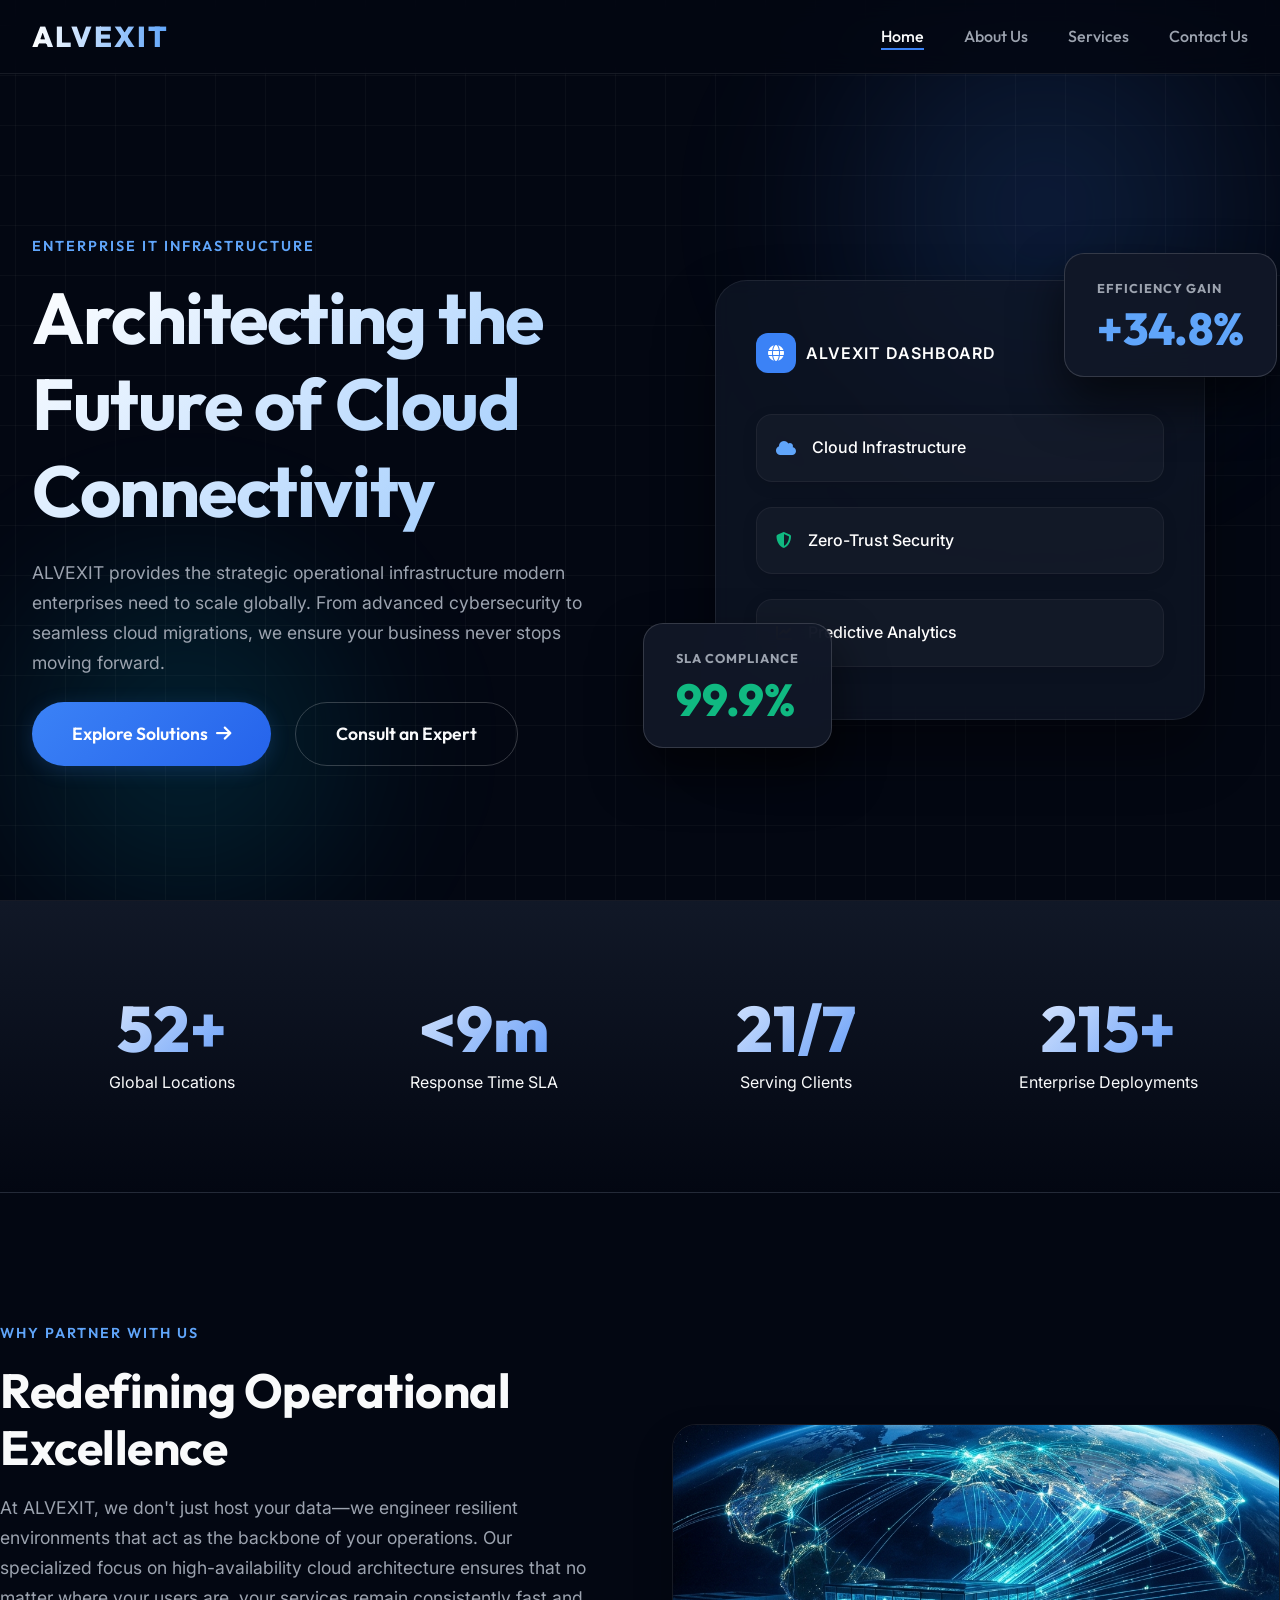
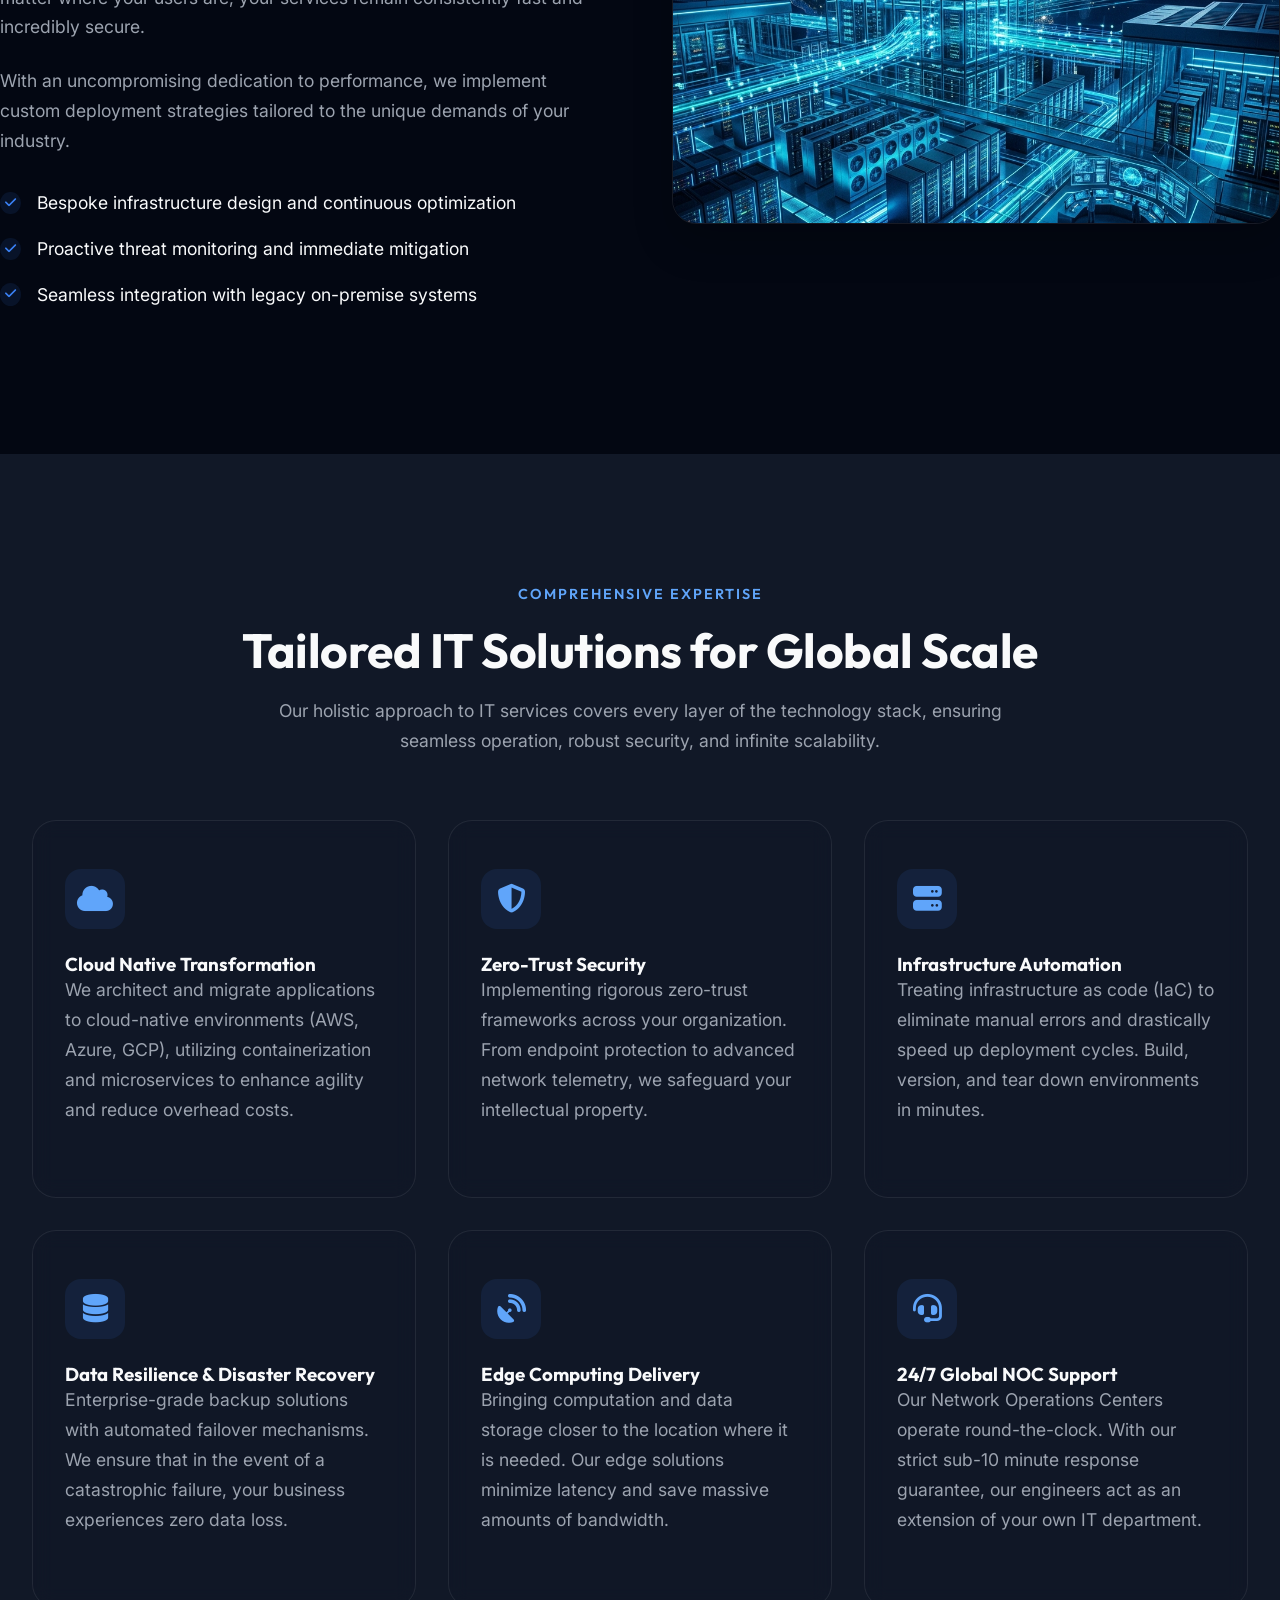
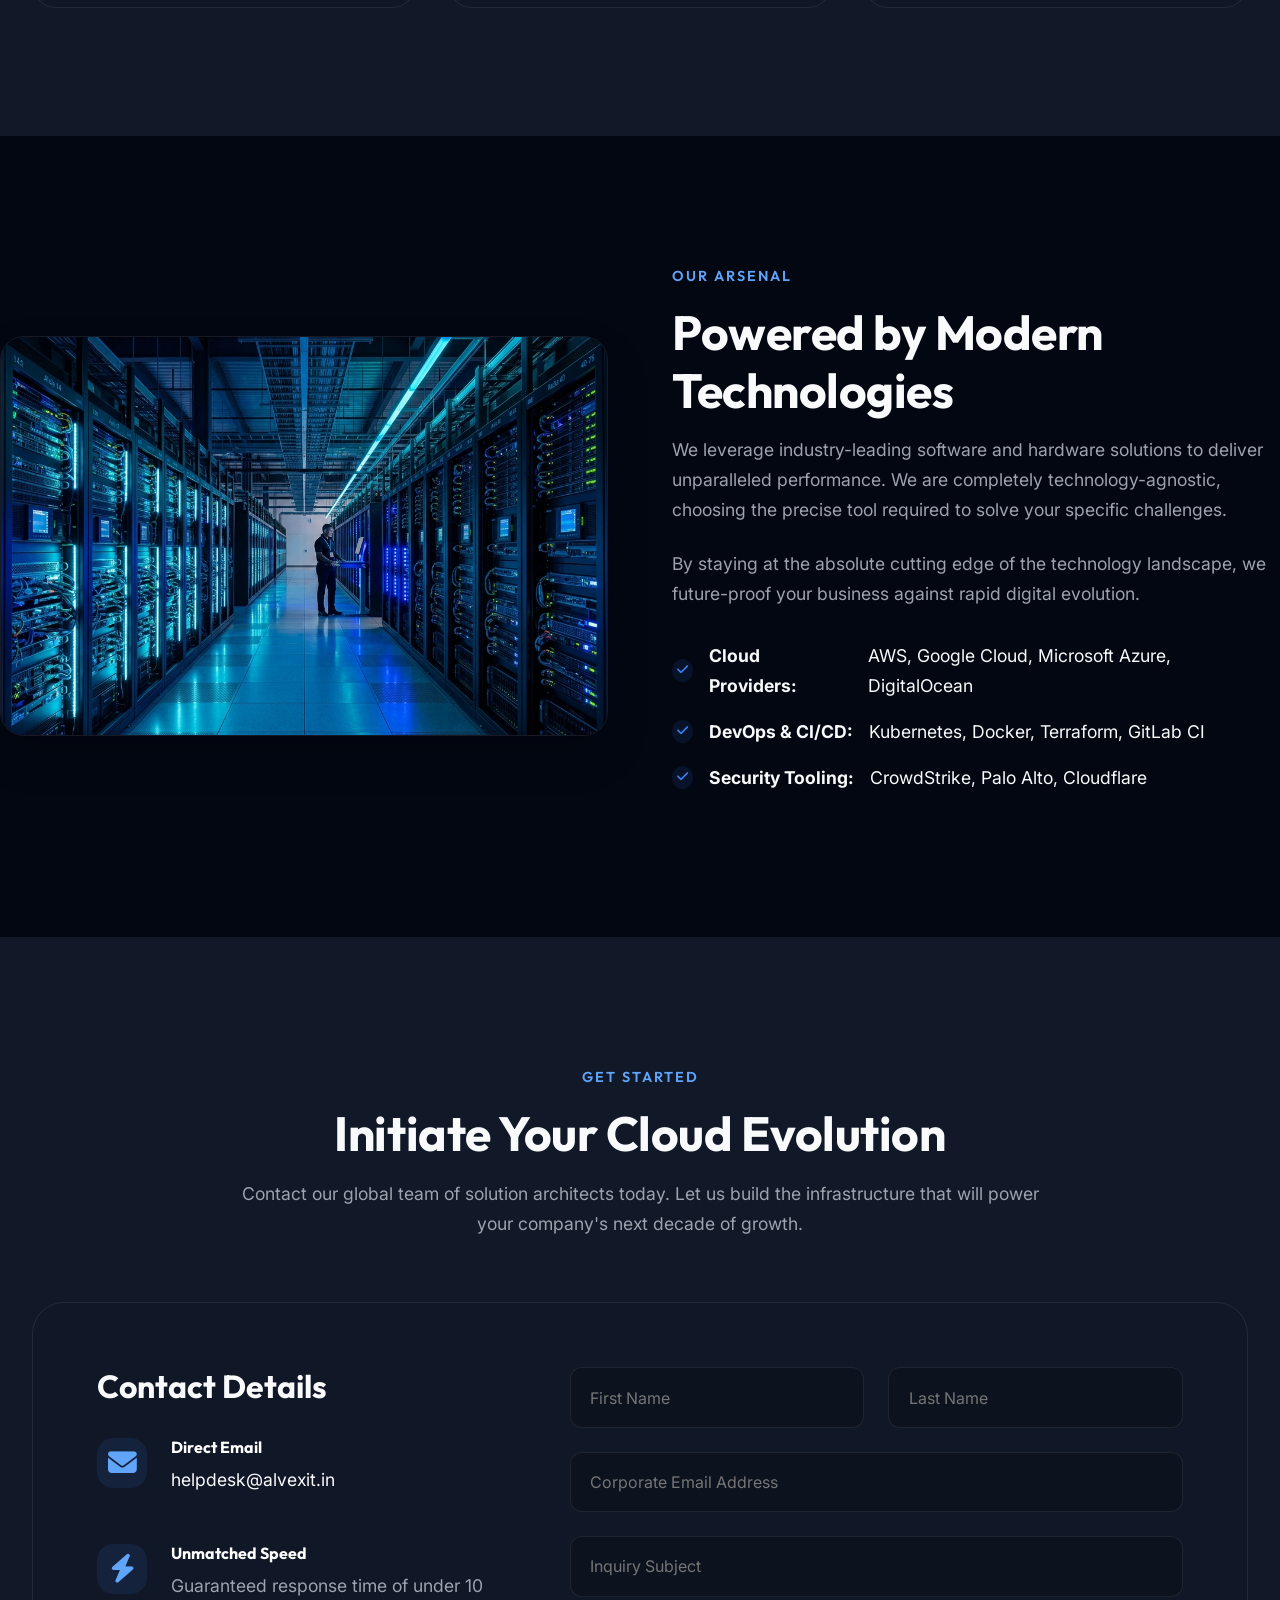
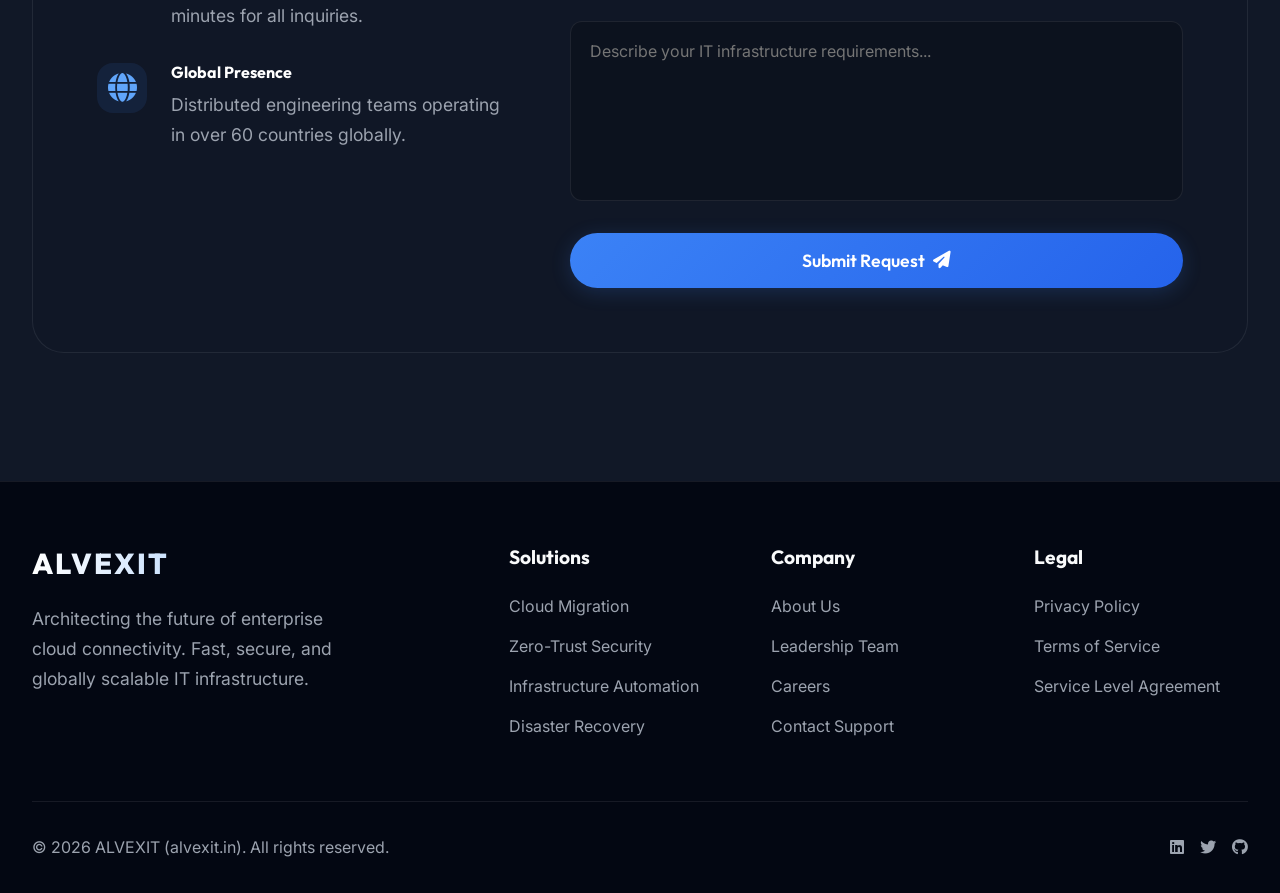
<file: index.html>
<!DOCTYPE html>
<html lang="en">
<head>
  <meta charset="UTF-8">
  <meta name="viewport" content="width=device-width, initial-scale=1.0">
  <title>ALVEXIT | Premium IT Cloud Solutions</title>
  <meta name="description" content="ALVEXIT provides premium IT Cloud Solutions. We are available in 60+ countries with a response time of less than 10 minutes.">
  <link rel="stylesheet" href="css/style.css">
  <link rel="stylesheet" href="https://cdnjs.cloudflare.com/ajax/libs/font-awesome/6.4.0/css/all.min.css">
</head>
<body>

  <!-- Navigation -->
  <header>
    <div class="container">
      <nav>
        <a href="index.html" class="logo-text">ALVEXIT</a>
        <div class="mobile-menu-btn">
          <div class="hamburger">
            <span></span>
            <span></span>
            <span></span>
          </div>
        </div>
        <ul class="nav-links">
          <li><a href="index.html" class="active">Home</a></li>
          <li><a href="about.html">About Us</a></li>
          <li><a href="services.html">Services</a></li>
          <li><a href="contact.html">Contact Us</a></li>
        </ul>
      </nav>
    </div>
  </header>

  <!-- Hero Section -->
  <section class="hero">
    <div class="container hero-grid reveal">
      <div class="hero-text">
        <span class="section-subtitle">Enterprise IT Infrastructure</span>
        <h1 style="text-align: left; background: linear-gradient(135deg, #ffffff 0%, #93c5fd 100%); -webkit-background-clip: text; -webkit-text-fill-color: transparent;">Architecting the Future of Cloud Connectivity</h1>
        <p style="margin-inline: 0; text-align: left;">ALVEXIT provides the strategic operational infrastructure modern enterprises need to scale globally. From advanced cybersecurity to seamless cloud migrations, we ensure your business never stops moving forward.</p>
        <div class="hero-btns" style="justify-content: flex-start;">
          <a href="#services" class="btn btn-primary">Explore Solutions <i class="fas fa-arrow-right"></i></a>
          <a href="contact.html" class="btn btn-outline">Consult an Expert</a>
        </div>
      </div>
      
      <div class="hero-visual">
        <div class="hero-main-card">
          <div style="display: flex; align-items: center; gap: 10px; margin-bottom: 1rem;">
            <div style="width:40px; height:40px; background:var(--accent-color); border-radius:12px; display:flex; align-items:center; justify-content:center;"><i class="fas fa-globe" style="color:#fff;"></i></div>
            <span style="font-weight:600; color:#fff; letter-spacing: 1px;">ALVEXIT DASHBOARD</span>
          </div>
          <div class="hmc-item">
            <i class="fas fa-cloud" style="color: var(--accent-light);"></i>
            <span style="color: white; font-weight: 500;">Cloud Infrastructure</span>
          </div>
          <div class="hmc-item">
            <i class="fas fa-shield-alt" style="color: #10b981;"></i>
            <span style="color: white; font-weight: 500;">Zero-Trust Security</span>
          </div>
          <div class="hmc-item">
            <i class="fas fa-chart-line" style="color: #f59e0b;"></i>
            <span style="color: white; font-weight: 500;">Predictive Analytics</span>
          </div>
        </div>
        
        <!-- Floating Animated Cards -->
        <div class="floating-card fc-top-right">
          <div class="fc-label">Efficiency Gain</div>
          <div class="fc-value">+34.8%</div>
        </div>
        
        <div class="floating-card fc-bottom-left">
          <div class="fc-label">SLA Compliance</div>
          <div class="fc-value" style="color: #10b981;">99.9%</div>
        </div>
      </div>
    </div>
  </section>

  <!-- Stats Section -->
  <section class="stats-section">
    <div class="container grid-4 reveal">
      <div class="stat-item">
        <div class="stat-number" data-target="60" data-suffix="+">0</div>
        <div class="stat-label">Global Locations</div>
      </div>
      <div class="stat-item">
        <div class="stat-number" data-target="10" data-prefix="<" data-suffix="m">0</div>
        <div class="stat-label">Response Time SLA</div>
      </div>
      <div class="stat-item">
        <div class="stat-number" data-target="24" data-suffix="/7">0</div>
        <div class="stat-label">Serving Clients</div>
      </div>
      <div class="stat-item">
        <div class="stat-number" data-target="250" data-suffix="+">0</div>
        <div class="stat-label">Enterprise Deployments</div>
      </div>
    </div>
  </section>

  <!-- About Overview Block -->
  <section class="section container">
    <div class="content-block reveal">
      <div>
        <span class="section-subtitle">Why Partner With Us</span>
        <h2>Redefining Operational Excellence</h2>
        <p>At ALVEXIT, we don't just host your data—we engineer resilient environments that act as the backbone of your operations. Our specialized focus on high-availability cloud architecture ensures that no matter where your users are, your services remain consistently fast and incredibly secure.</p>
        <p>With an uncompromising dedication to performance, we implement custom deployment strategies tailored to the unique demands of your industry.</p>
        <ul class="check-list">
          <li><i class="fas fa-check"></i> Bespoke infrastructure design and continuous optimization</li>
          <li><i class="fas fa-check"></i> Proactive threat monitoring and immediate mitigation</li>
          <li><i class="fas fa-check"></i> Seamless integration with legacy on-premise systems</li>
        </ul>
      </div>
      <img src="images/cloud.png" alt="Cloud Infrastructure Network" class="content-image">
    </div>
  </section>

  <!-- Services Grid -->
  <section id="services" class="section" style="background: var(--secondary-color);">
    <div class="container">
      <div class="section-header reveal">
        <span class="section-subtitle">Comprehensive Expertise</span>
        <h2>Tailored IT Solutions for Global Scale</h2>
        <p>Our holistic approach to IT services covers every layer of the technology stack, ensuring seamless operation, robust security, and infinite scalability.</p>
      </div>
      <div class="grid-3 reveal">
        <div class="card">
          <div class="card-icon"><i class="fas fa-cloud"></i></div>
          <h3>Cloud Native Transformation</h3>
          <p>We architect and migrate applications to cloud-native environments (AWS, Azure, GCP), utilizing containerization and microservices to enhance agility and reduce overhead costs.</p>
        </div>
        <div class="card">
          <div class="card-icon"><i class="fas fa-shield-halved"></i></div>
          <h3>Zero-Trust Security</h3>
          <p>Implementing rigorous zero-trust frameworks across your organization. From endpoint protection to advanced network telemetry, we safeguard your intellectual property.</p>
        </div>
        <div class="card">
          <div class="card-icon"><i class="fas fa-server"></i></div>
          <h3>Infrastructure Automation</h3>
          <p>Treating infrastructure as code (IaC) to eliminate manual errors and drastically speed up deployment cycles. Build, version, and tear down environments in minutes.</p>
        </div>
        <div class="card">
          <div class="card-icon"><i class="fas fa-database"></i></div>
          <h3>Data Resilience & Disaster Recovery</h3>
          <p>Enterprise-grade backup solutions with automated failover mechanisms. We ensure that in the event of a catastrophic failure, your business experiences zero data loss.</p>
        </div>
        <div class="card">
          <div class="card-icon"><i class="fas fa-satellite-dish"></i></div>
          <h3>Edge Computing Delivery</h3>
          <p>Bringing computation and data storage closer to the location where it is needed. Our edge solutions minimize latency and save massive amounts of bandwidth.</p>
        </div>
        <div class="card">
          <div class="card-icon"><i class="fas fa-headset"></i></div>
          <h3>24/7 Global NOC Support</h3>
          <p>Our Network Operations Centers operate round-the-clock. With our strict sub-10 minute response guarantee, our engineers act as an extension of your own IT department.</p>
        </div>
      </div>
    </div>
  </section>

  <!-- Technology Stack Block -->
  <section class="section container">
    <div class="content-block reverse reveal">
      <div>
        <span class="section-subtitle">Our Arsenal</span>
        <h2>Powered by Modern Technologies</h2>
        <p>We leverage industry-leading software and hardware solutions to deliver unparalleled performance. We are completely technology-agnostic, choosing the precise tool required to solve your specific challenges.</p>
        <p>By staying at the absolute cutting edge of the technology landscape, we future-proof your business against rapid digital evolution.</p>
        <ul class="check-list">
          <li><i class="fas fa-check"></i> <strong>Cloud Providers:</strong> AWS, Google Cloud, Microsoft Azure, DigitalOcean</li>
          <li><i class="fas fa-check"></i> <strong>DevOps & CI/CD:</strong> Kubernetes, Docker, Terraform, GitLab CI</li>
          <li><i class="fas fa-check"></i> <strong>Security Tooling:</strong> CrowdStrike, Palo Alto, Cloudflare</li>
        </ul>
      </div>
      <img src="images/server.png" alt="Modern Server Technology" class="content-image">
    </div>
  </section>

  <!-- Contact Section -->
  <section class="section" style="background: var(--secondary-color);">
    <div class="container reveal">
      <div class="section-header">
        <span class="section-subtitle">Get Started</span>
        <h2>Initiate Your Cloud Evolution</h2>
        <p>Contact our global team of solution architects today. Let us build the infrastructure that will power your company's next decade of growth.</p>
      </div>
      
      <div class="contact-wrapper">
        <div class="contact-info">
          <h3 style="margin-bottom: 2rem; font-size: 2rem;">Contact Details</h3>
          
          <div style="display: flex; gap: 1.5rem; margin-bottom: 2rem;">
            <div class="card-icon" style="width: 50px; height: 50px; flex-shrink: 0;"><i class="fas fa-envelope"></i></div>
            <div>
              <h4 style="color: white; margin-bottom: 0.5rem;">Direct Email</h4>
              <p style="margin: 0;"><a href="mailto:helpdesk@alvexit.in">helpdesk@alvexit.in</a></p>
            </div>
          </div>
          
          <div style="display: flex; gap: 1.5rem; margin-bottom: 2rem;">
            <div class="card-icon" style="width: 50px; height: 50px; flex-shrink: 0;"><i class="fas fa-bolt"></i></div>
            <div>
              <h4 style="color: white; margin-bottom: 0.5rem;">Unmatched Speed</h4>
              <p style="margin: 0;">Guaranteed response time of under 10 minutes for all inquiries.</p>
            </div>
          </div>
          
          <div style="display: flex; gap: 1.5rem;">
            <div class="card-icon" style="width: 50px; height: 50px; flex-shrink: 0;"><i class="fas fa-globe"></i></div>
            <div>
              <h4 style="color: white; margin-bottom: 0.5rem;">Global Presence</h4>
              <p style="margin: 0;">Distributed engineering teams operating in over 60 countries globally.</p>
            </div>
          </div>
        </div>
        
        <div>
          <form action="https://api.web3forms.com/submit" method="POST" class="contact-form">
            <input type="hidden" name="access_key" value="e456ef5e-51cb-4c87-86f7-a3630802ace1">
            <input type="hidden" name="subject" value="New Inquiry from ALVEXIT Home Page">
            
            <div style="display: grid; grid-template-columns: 1fr 1fr; gap: 1.5rem;">
              <input type="text" name="First Name" class="form-control" placeholder="First Name" required>
              <input type="text" name="Last Name" class="form-control" placeholder="Last Name" required>
            </div>
            <input type="email" name="Email" class="form-control" placeholder="Corporate Email Address" required>
            <input type="text" name="Subject" class="form-control" placeholder="Inquiry Subject" required>
            <textarea name="Message" class="form-control" placeholder="Describe your IT infrastructure requirements..." required></textarea>
            
            <!-- Optional: Redirect to a custom thank you page -->
            <input type="hidden" name="redirect" value="https://web3forms.com/success">
            
            <button type="submit" class="btn btn-primary" style="width: 100%;">Submit Request <i class="fas fa-paper-plane"></i></button>
          </form>
        </div>
      </div>
    </div>
  </section>

  <!-- Footer -->
  <footer>
    <div class="container">
      <div class="footer-grid">
        <div class="footer-col">
          <a href="index.html" class="logo-text" style="display: block; margin-bottom: 1.5rem;">ALVEXIT</a>
          <p style="max-width: 300px;">Architecting the future of enterprise cloud connectivity. Fast, secure, and globally scalable IT infrastructure.</p>
        </div>
        <div class="footer-col">
          <h4>Solutions</h4>
          <ul class="footer-links">
            <li><a href="services.html">Cloud Migration</a></li>
            <li><a href="services.html">Zero-Trust Security</a></li>
            <li><a href="services.html">Infrastructure Automation</a></li>
            <li><a href="services.html">Disaster Recovery</a></li>
          </ul>
        </div>
        <div class="footer-col">
          <h4>Company</h4>
          <ul class="footer-links">
            <li><a href="about.html">About Us</a></li>
            <li><a href="#">Leadership Team</a></li>
            <li><a href="#">Careers</a></li>
            <li><a href="contact.html">Contact Support</a></li>
          </ul>
        </div>
        <div class="footer-col">
          <h4>Legal</h4>
          <ul class="footer-links">
            <li><a href="#">Privacy Policy</a></li>
            <li><a href="#">Terms of Service</a></li>
            <li><a href="#">Service Level Agreement</a></li>
          </ul>
        </div>
      </div>
      <div class="footer-bottom">
        <div>&copy; 2026 ALVEXIT (alvexit.in). All rights reserved.</div>
        <div style="display: flex; gap: 1rem;">
          <a href="#" style="color: var(--text-muted);"><i class="fab fa-linkedin"></i></a>
          <a href="#" style="color: var(--text-muted);"><i class="fab fa-twitter"></i></a>
          <a href="#" style="color: var(--text-muted);"><i class="fab fa-github"></i></a>
        </div>
      </div>
    </div>
  </footer>

  <script src="js/main.js"></script>
</body>
</html>
</file>
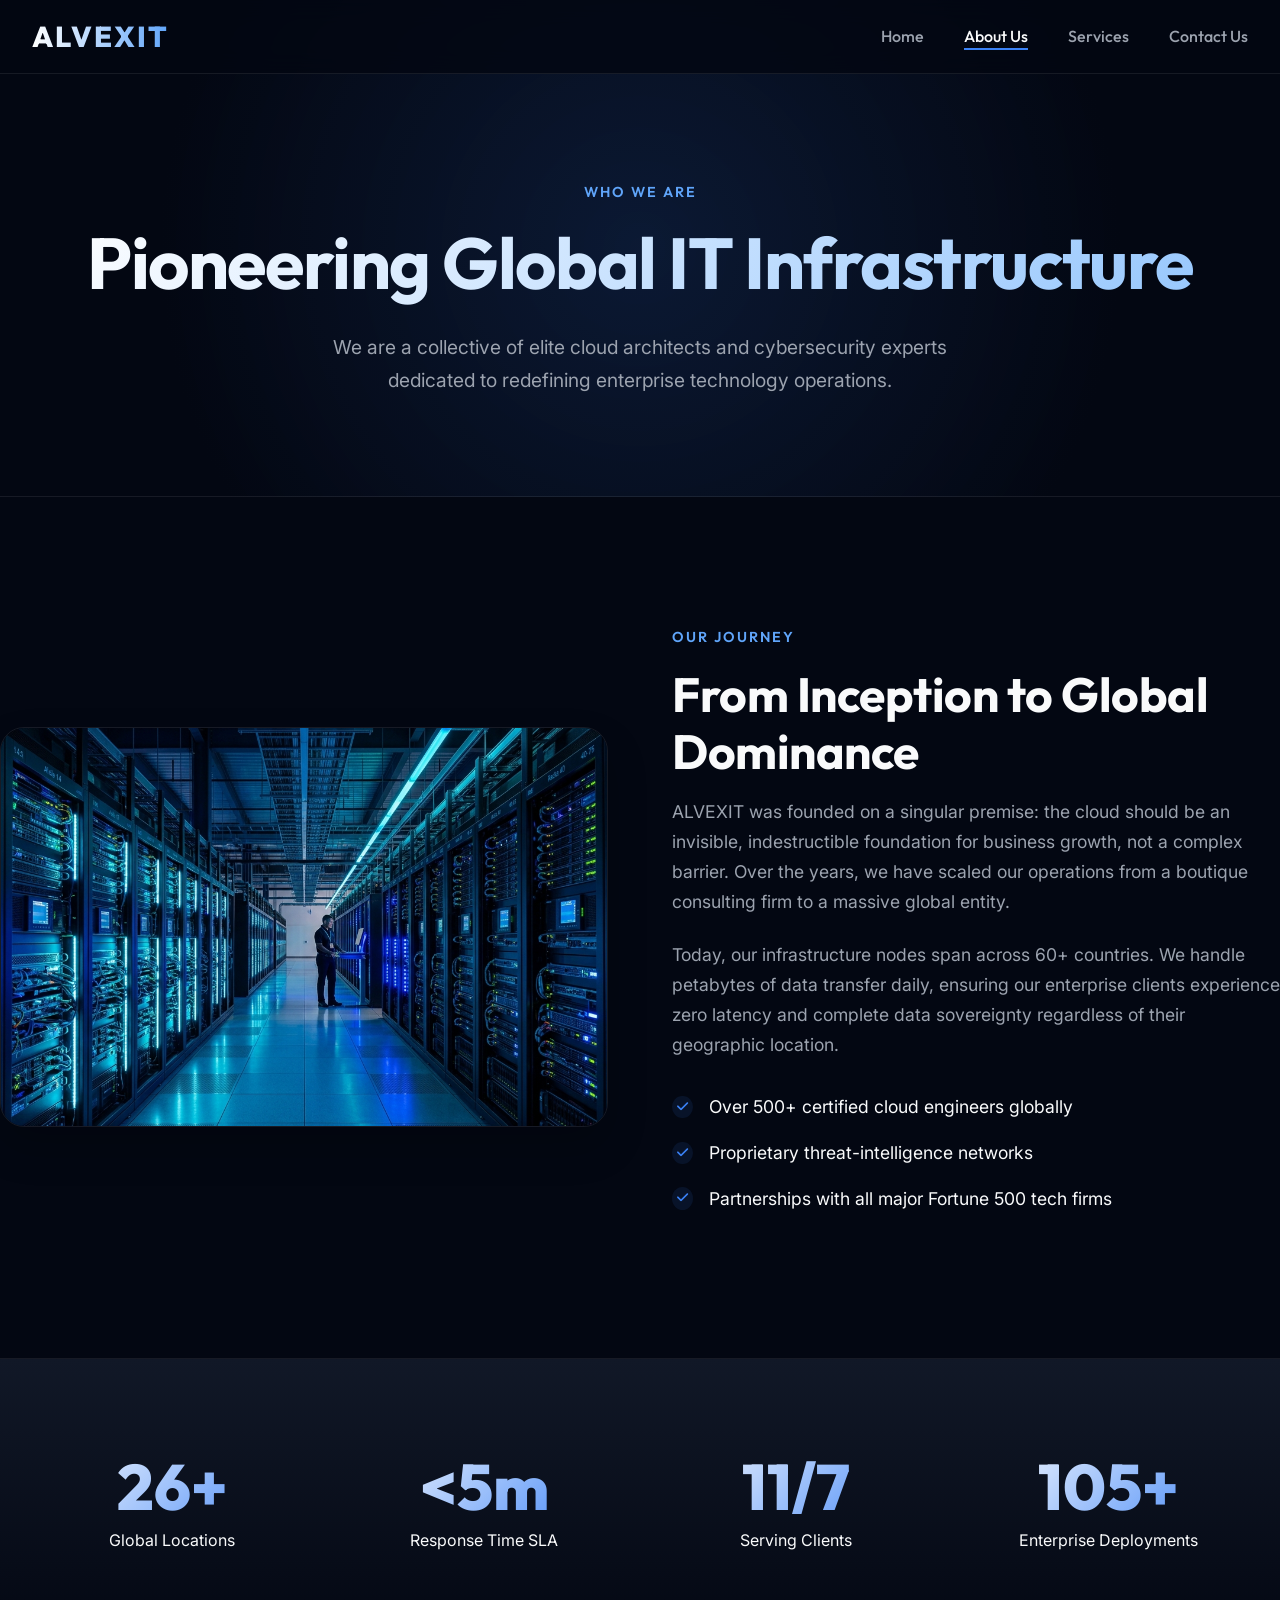
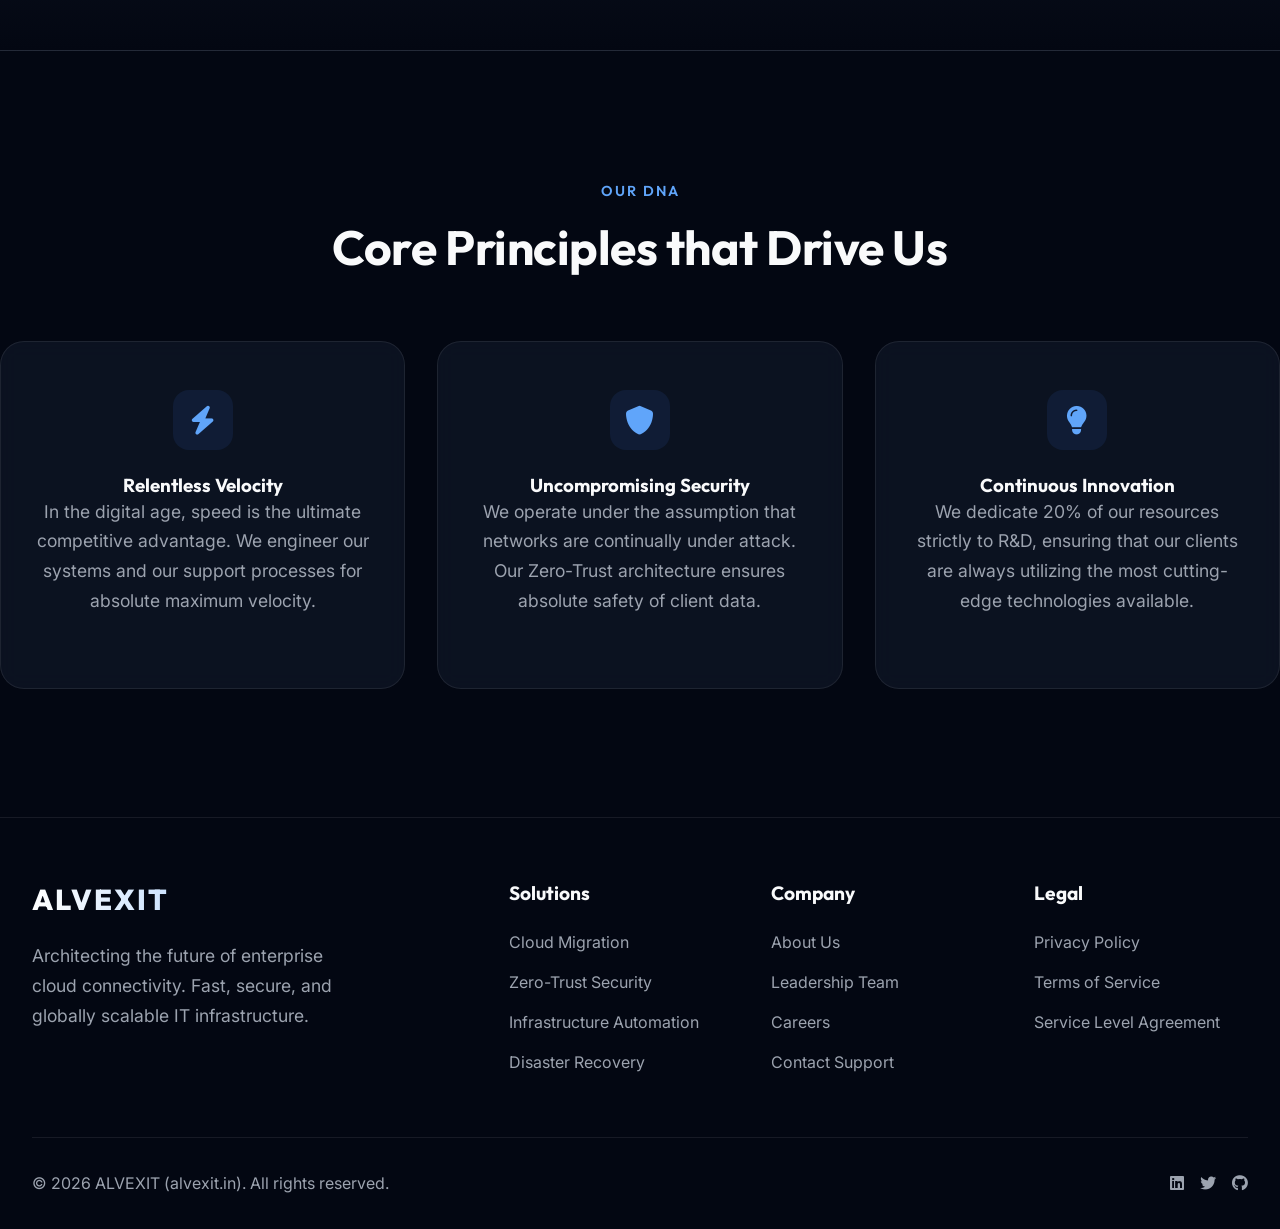
<file: about.html>
<!DOCTYPE html>
<html lang="en">
<head>
  <meta charset="UTF-8">
  <meta name="viewport" content="width=device-width, initial-scale=1.0">
  <title>About ALVEXIT | IT Cloud Solutions</title>
  <meta name="description" content="Learn about ALVEXIT, our global reach, and our mission to empower enterprise IT.">
  <link rel="stylesheet" href="css/style.css">
  <link rel="stylesheet" href="https://cdnjs.cloudflare.com/ajax/libs/font-awesome/6.4.0/css/all.min.css">
  <style>
    .page-header {
      padding: 180px 0 100px;
      text-align: center;
      background: radial-gradient(circle at center, rgba(59, 130, 246, 0.15) 0%, var(--primary-color) 70%);
      border-bottom: 1px solid var(--border-color);
    }
  </style>
</head>
<body>

  <!-- Navigation -->
  <header>
    <div class="container">
      <nav>
        <a href="index.html" class="logo-text">ALVEXIT</a>
        <div class="mobile-menu-btn">
          <div class="hamburger">
            <span></span>
            <span></span>
            <span></span>
          </div>
        </div>
        <ul class="nav-links">
          <li><a href="index.html">Home</a></li>
          <li><a href="about.html" class="active">About Us</a></li>
          <li><a href="services.html">Services</a></li>
          <li><a href="contact.html">Contact Us</a></li>
        </ul>
      </nav>
    </div>
  </header>

  <!-- Page Header -->
  <div class="page-header">
    <div class="container reveal">
      <span class="section-subtitle">Who We Are</span>
      <h1>Pioneering Global IT Infrastructure</h1>
      <p style="max-width: 700px; margin: 0 auto; font-size: 1.2rem;">We are a collective of elite cloud architects and cybersecurity experts dedicated to redefining enterprise technology operations.</p>
    </div>
  </div>

  <!-- Content Section -->
  <section class="section container">
    <div class="content-block reveal">
      <img src="images/server.png" alt="ALVEXIT Global Headquarters" class="content-image">
      <div>
        <span class="section-subtitle">Our Journey</span>
        <h2>From Inception to Global Dominance</h2>
        <p>ALVEXIT was founded on a singular premise: the cloud should be an invisible, indestructible foundation for business growth, not a complex barrier. Over the years, we have scaled our operations from a boutique consulting firm to a massive global entity.</p>
        <p>Today, our infrastructure nodes span across 60+ countries. We handle petabytes of data transfer daily, ensuring our enterprise clients experience zero latency and complete data sovereignty regardless of their geographic location.</p>
        <ul class="check-list">
          <li><i class="fas fa-check"></i> Over 500+ certified cloud engineers globally</li>
          <li><i class="fas fa-check"></i> Proprietary threat-intelligence networks</li>
          <li><i class="fas fa-check"></i> Partnerships with all major Fortune 500 tech firms</li>
        </ul>
      </div>
    </div>
  </section>

  <!-- Stats -->
  <section class="stats-section">
    <div class="container grid-4 reveal">
      <div class="stat-item">
        <div class="stat-number" data-target="60" data-suffix="+">0</div>
        <div class="stat-label">Global Locations</div>
      </div>
      <div class="stat-item">
        <div class="stat-number" data-target="10" data-prefix="<" data-suffix="m">0</div>
        <div class="stat-label">Response Time SLA</div>
      </div>
      <div class="stat-item">
        <div class="stat-number" data-target="24" data-suffix="/7">0</div>
        <div class="stat-label">Serving Clients</div>
      </div>
      <div class="stat-item">
        <div class="stat-number" data-target="250" data-suffix="+">0</div>
        <div class="stat-label">Enterprise Deployments</div>
      </div>
    </div>
  </section>

  <!-- Core Values -->
  <section class="section container">
    <div class="section-header reveal">
      <span class="section-subtitle">Our DNA</span>
      <h2>Core Principles that Drive Us</h2>
    </div>
    <div class="grid-3 reveal">
      <div class="card" style="text-align: center;">
        <div class="card-icon" style="margin: 0 auto 1.5rem auto;"><i class="fas fa-bolt"></i></div>
        <h3>Relentless Velocity</h3>
        <p>In the digital age, speed is the ultimate competitive advantage. We engineer our systems and our support processes for absolute maximum velocity.</p>
      </div>
      <div class="card" style="text-align: center;">
        <div class="card-icon" style="margin: 0 auto 1.5rem auto;"><i class="fas fa-shield"></i></div>
        <h3>Uncompromising Security</h3>
        <p>We operate under the assumption that networks are continually under attack. Our Zero-Trust architecture ensures absolute safety of client data.</p>
      </div>
      <div class="card" style="text-align: center;">
        <div class="card-icon" style="margin: 0 auto 1.5rem auto;"><i class="fas fa-lightbulb"></i></div>
        <h3>Continuous Innovation</h3>
        <p>We dedicate 20% of our resources strictly to R&D, ensuring that our clients are always utilizing the most cutting-edge technologies available.</p>
      </div>
    </div>
  </section>

  <!-- Footer -->
  <footer>
    <div class="container">
      <div class="footer-grid">
        <div class="footer-col">
          <a href="index.html" class="logo-text" style="display: block; margin-bottom: 1.5rem;">ALVEXIT</a>
          <p style="max-width: 300px;">Architecting the future of enterprise cloud connectivity. Fast, secure, and globally scalable IT infrastructure.</p>
        </div>
        <div class="footer-col">
          <h4>Solutions</h4>
          <ul class="footer-links">
            <li><a href="services.html">Cloud Migration</a></li>
            <li><a href="services.html">Zero-Trust Security</a></li>
            <li><a href="services.html">Infrastructure Automation</a></li>
            <li><a href="services.html">Disaster Recovery</a></li>
          </ul>
        </div>
        <div class="footer-col">
          <h4>Company</h4>
          <ul class="footer-links">
            <li><a href="about.html">About Us</a></li>
            <li><a href="#">Leadership Team</a></li>
            <li><a href="#">Careers</a></li>
            <li><a href="contact.html">Contact Support</a></li>
          </ul>
        </div>
        <div class="footer-col">
          <h4>Legal</h4>
          <ul class="footer-links">
            <li><a href="#">Privacy Policy</a></li>
            <li><a href="#">Terms of Service</a></li>
            <li><a href="#">Service Level Agreement</a></li>
          </ul>
        </div>
      </div>
      <div class="footer-bottom">
        <div>&copy; 2026 ALVEXIT (alvexit.in). All rights reserved.</div>
        <div style="display: flex; gap: 1rem;">
          <a href="#" style="color: var(--text-muted);"><i class="fab fa-linkedin"></i></a>
          <a href="#" style="color: var(--text-muted);"><i class="fab fa-twitter"></i></a>
          <a href="#" style="color: var(--text-muted);"><i class="fab fa-github"></i></a>
        </div>
      </div>
    </div>
  </footer>

  <script src="js/main.js"></script>
</body>
</html>
</file>
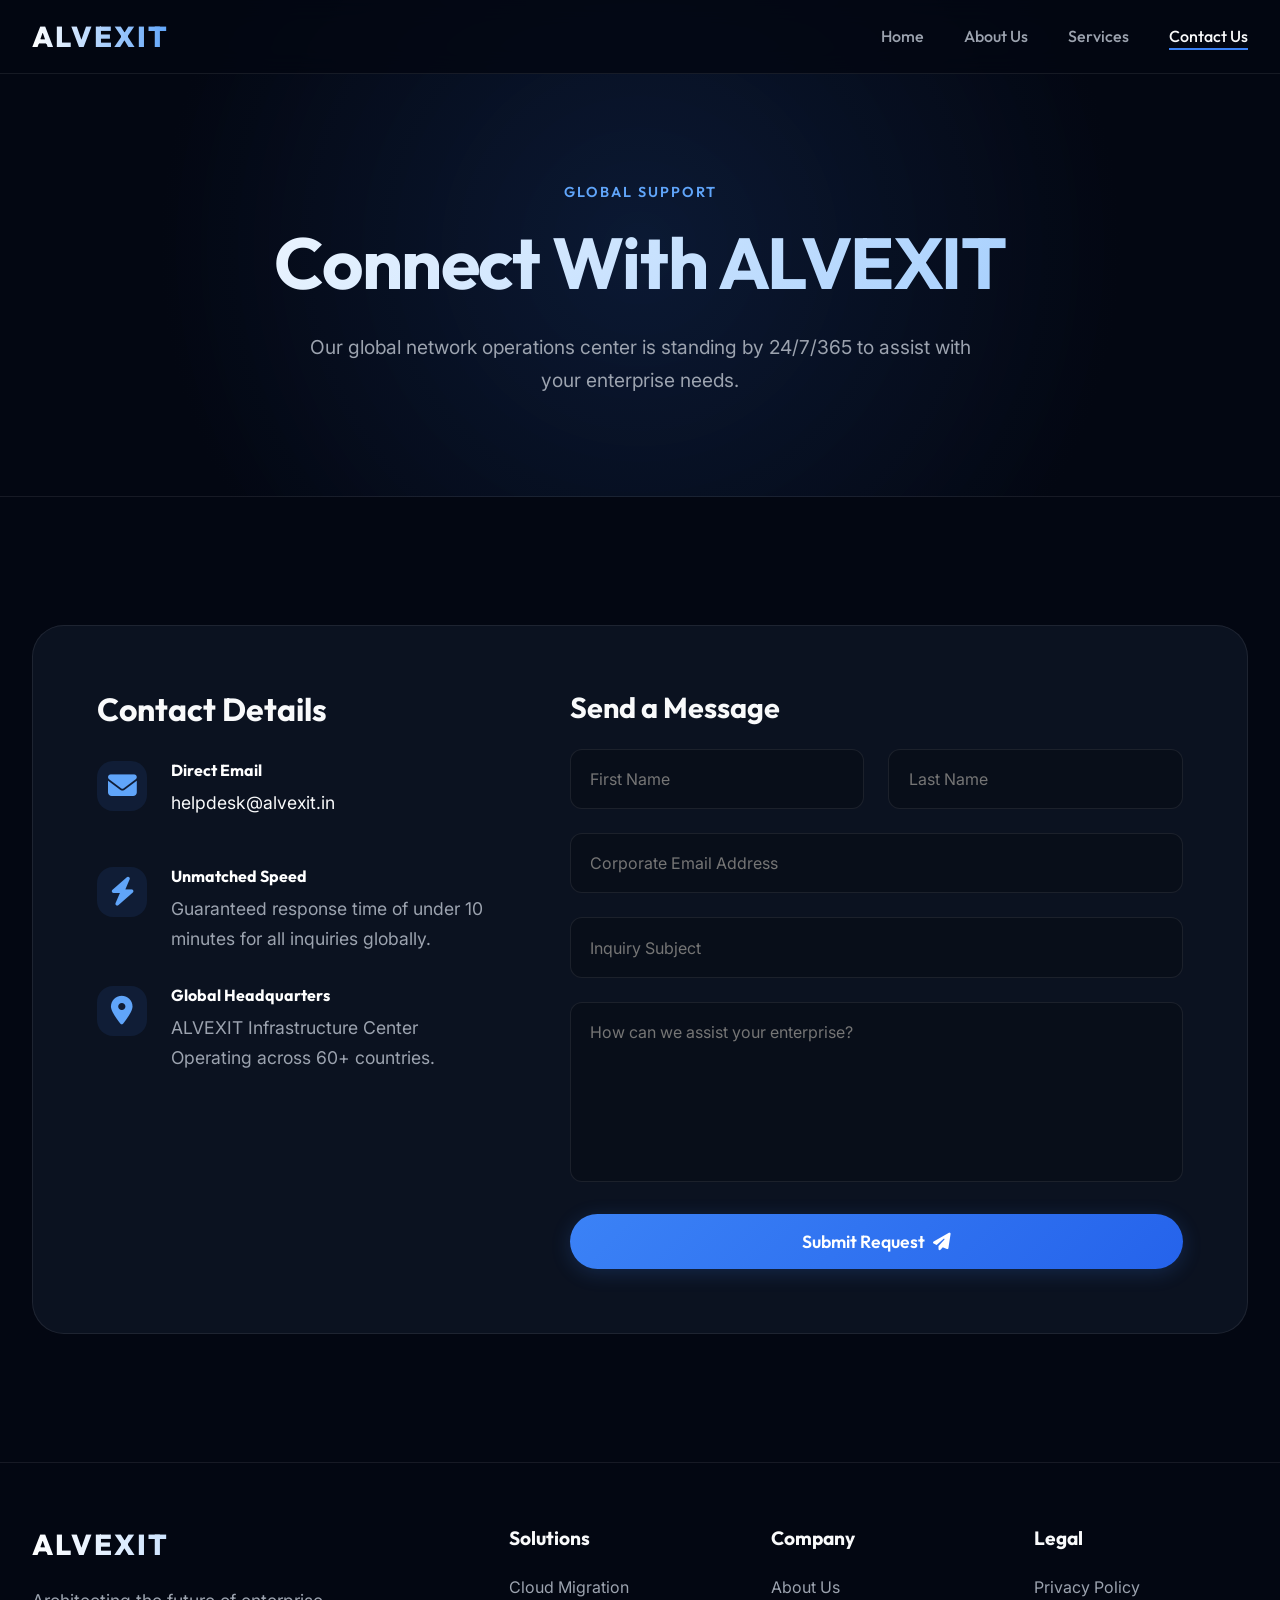
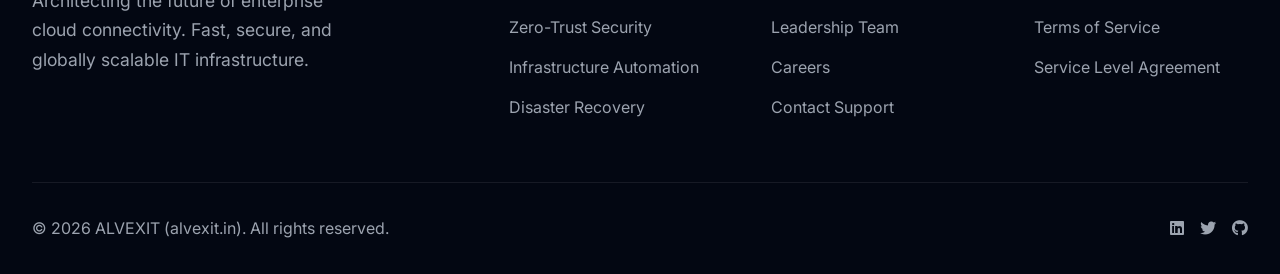
<file: contact.html>
<!DOCTYPE html>
<html lang="en">
<head>
  <meta charset="UTF-8">
  <meta name="viewport" content="width=device-width, initial-scale=1.0">
  <title>Contact | ALVEXIT</title>
  <meta name="description" content="Get in touch with ALVEXIT global support. Guaranteed response in under 10 minutes.">
  <link rel="stylesheet" href="css/style.css">
  <link rel="stylesheet" href="https://cdnjs.cloudflare.com/ajax/libs/font-awesome/6.4.0/css/all.min.css">
  <style>
    .page-header {
      padding: 180px 0 100px;
      text-align: center;
      background: radial-gradient(circle at center, rgba(59, 130, 246, 0.15) 0%, var(--primary-color) 70%);
      border-bottom: 1px solid var(--border-color);
    }
  </style>
</head>
<body>

  <!-- Navigation -->
  <header>
    <div class="container">
      <nav>
        <a href="index.html" class="logo-text">ALVEXIT</a>
        <div class="mobile-menu-btn">
          <div class="hamburger">
            <span></span>
            <span></span>
            <span></span>
          </div>
        </div>
        <ul class="nav-links">
          <li><a href="index.html">Home</a></li>
          <li><a href="about.html">About Us</a></li>
          <li><a href="services.html">Services</a></li>
          <li><a href="contact.html" class="active">Contact Us</a></li>
        </ul>
      </nav>
    </div>
  </header>

  <!-- Page Header -->
  <div class="page-header">
    <div class="container reveal">
      <span class="section-subtitle">Global Support</span>
      <h1>Connect With ALVEXIT</h1>
      <p style="max-width: 700px; margin: 0 auto; font-size: 1.2rem;">Our global network operations center is standing by 24/7/365 to assist with your enterprise needs.</p>
    </div>
  </div>

  <!-- Contact Form Section -->
  <section class="section">
    <div class="container reveal">
      <div class="contact-wrapper">
        <div class="contact-info">
          <h3 style="margin-bottom: 2rem; font-size: 2rem;">Contact Details</h3>
          
          <div style="display: flex; gap: 1.5rem; margin-bottom: 2rem;">
            <div class="card-icon" style="width: 50px; height: 50px; flex-shrink: 0;"><i class="fas fa-envelope"></i></div>
            <div>
              <h4 style="color: white; margin-bottom: 0.5rem;">Direct Email</h4>
              <p style="margin: 0;"><a href="mailto:helpdesk@alvexit.in">helpdesk@alvexit.in</a></p>
            </div>
          </div>
          
          <div style="display: flex; gap: 1.5rem; margin-bottom: 2rem;">
            <div class="card-icon" style="width: 50px; height: 50px; flex-shrink: 0;"><i class="fas fa-bolt"></i></div>
            <div>
              <h4 style="color: white; margin-bottom: 0.5rem;">Unmatched Speed</h4>
              <p style="margin: 0;">Guaranteed response time of under 10 minutes for all inquiries globally.</p>
            </div>
          </div>
          
          <div style="display: flex; gap: 1.5rem;">
            <div class="card-icon" style="width: 50px; height: 50px; flex-shrink: 0;"><i class="fas fa-map-marker-alt"></i></div>
            <div>
              <h4 style="color: white; margin-bottom: 0.5rem;">Global Headquarters</h4>
              <p style="margin: 0;">ALVEXIT Infrastructure Center<br>Operating across 60+ countries.</p>
            </div>
          </div>
        </div>
        
        <div>
          <h3 style="margin-bottom: 1.5rem; font-size: 1.8rem;">Send a Message</h3>
          <form action="https://api.web3forms.com/submit" method="POST" class="contact-form">
            <input type="hidden" name="access_key" value="e456ef5e-51cb-4c87-86f7-a3630802ace1">
            <input type="hidden" name="subject" value="New Inquiry from ALVEXIT Contact Page">
            
            <div style="display: grid; grid-template-columns: 1fr 1fr; gap: 1.5rem;">
              <input type="text" name="First Name" class="form-control" placeholder="First Name" required>
              <input type="text" name="Last Name" class="form-control" placeholder="Last Name" required>
            </div>
            <input type="email" name="Email" class="form-control" placeholder="Corporate Email Address" required>
            <input type="text" name="Subject" class="form-control" placeholder="Inquiry Subject" required>
            <textarea name="Message" class="form-control" placeholder="How can we assist your enterprise?" required></textarea>
            
            <!-- Optional: Redirect to a custom thank you page -->
            <input type="hidden" name="redirect" value="https://web3forms.com/success">
            
            <button type="submit" class="btn btn-primary" style="width: 100%;">Submit Request <i class="fas fa-paper-plane"></i></button>
          </form>
        </div>
      </div>
    </div>
  </section>

  <!-- Footer -->
  <footer>
    <div class="container">
      <div class="footer-grid">
        <div class="footer-col">
          <a href="index.html" class="logo-text" style="display: block; margin-bottom: 1.5rem;">ALVEXIT</a>
          <p style="max-width: 300px;">Architecting the future of enterprise cloud connectivity. Fast, secure, and globally scalable IT infrastructure.</p>
        </div>
        <div class="footer-col">
          <h4>Solutions</h4>
          <ul class="footer-links">
            <li><a href="services.html">Cloud Migration</a></li>
            <li><a href="services.html">Zero-Trust Security</a></li>
            <li><a href="services.html">Infrastructure Automation</a></li>
            <li><a href="services.html">Disaster Recovery</a></li>
          </ul>
        </div>
        <div class="footer-col">
          <h4>Company</h4>
          <ul class="footer-links">
            <li><a href="about.html">About Us</a></li>
            <li><a href="#">Leadership Team</a></li>
            <li><a href="#">Careers</a></li>
            <li><a href="contact.html">Contact Support</a></li>
          </ul>
        </div>
        <div class="footer-col">
          <h4>Legal</h4>
          <ul class="footer-links">
            <li><a href="#">Privacy Policy</a></li>
            <li><a href="#">Terms of Service</a></li>
            <li><a href="#">Service Level Agreement</a></li>
          </ul>
        </div>
      </div>
      <div class="footer-bottom">
        <div>&copy; 2026 ALVEXIT (alvexit.in). All rights reserved.</div>
        <div style="display: flex; gap: 1rem;">
          <a href="#" style="color: var(--text-muted);"><i class="fab fa-linkedin"></i></a>
          <a href="#" style="color: var(--text-muted);"><i class="fab fa-twitter"></i></a>
          <a href="#" style="color: var(--text-muted);"><i class="fab fa-github"></i></a>
        </div>
      </div>
    </div>
  </footer>

  <script src="js/main.js"></script>
</body>
</html>
</file>
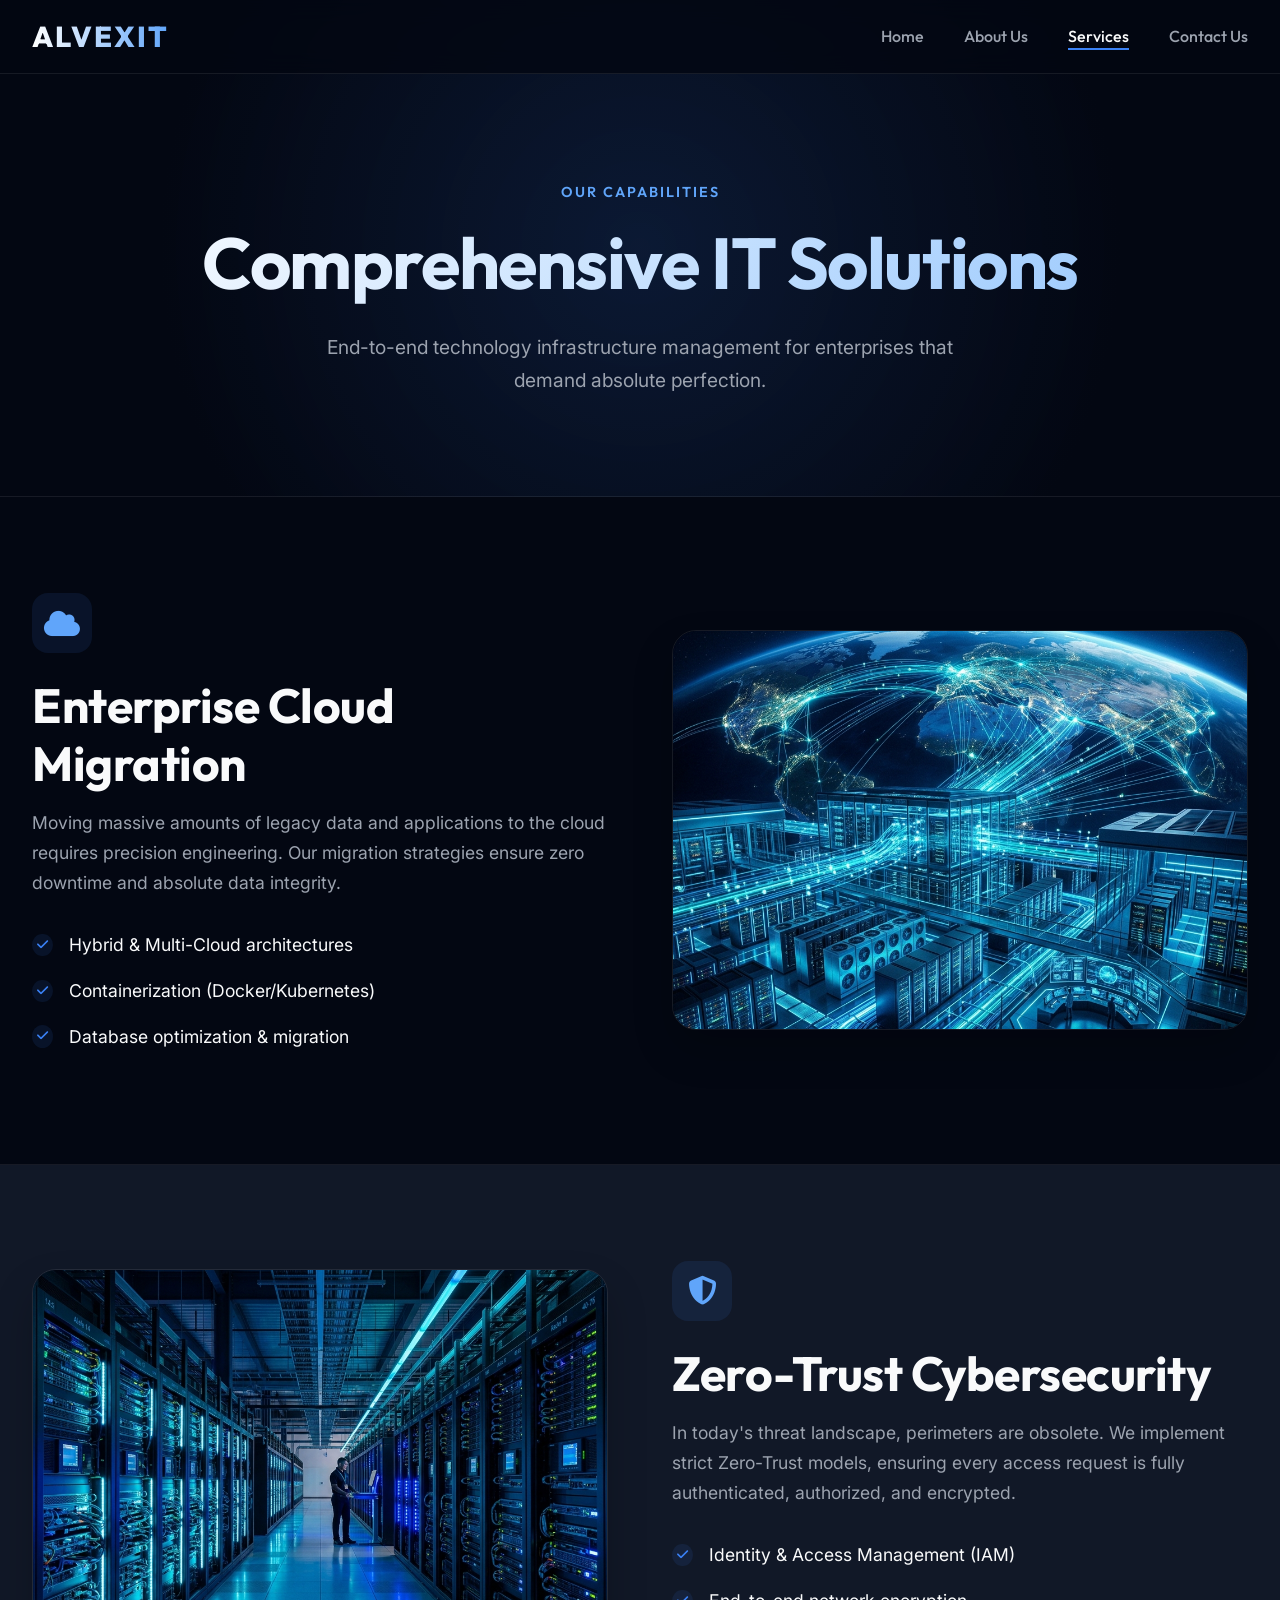
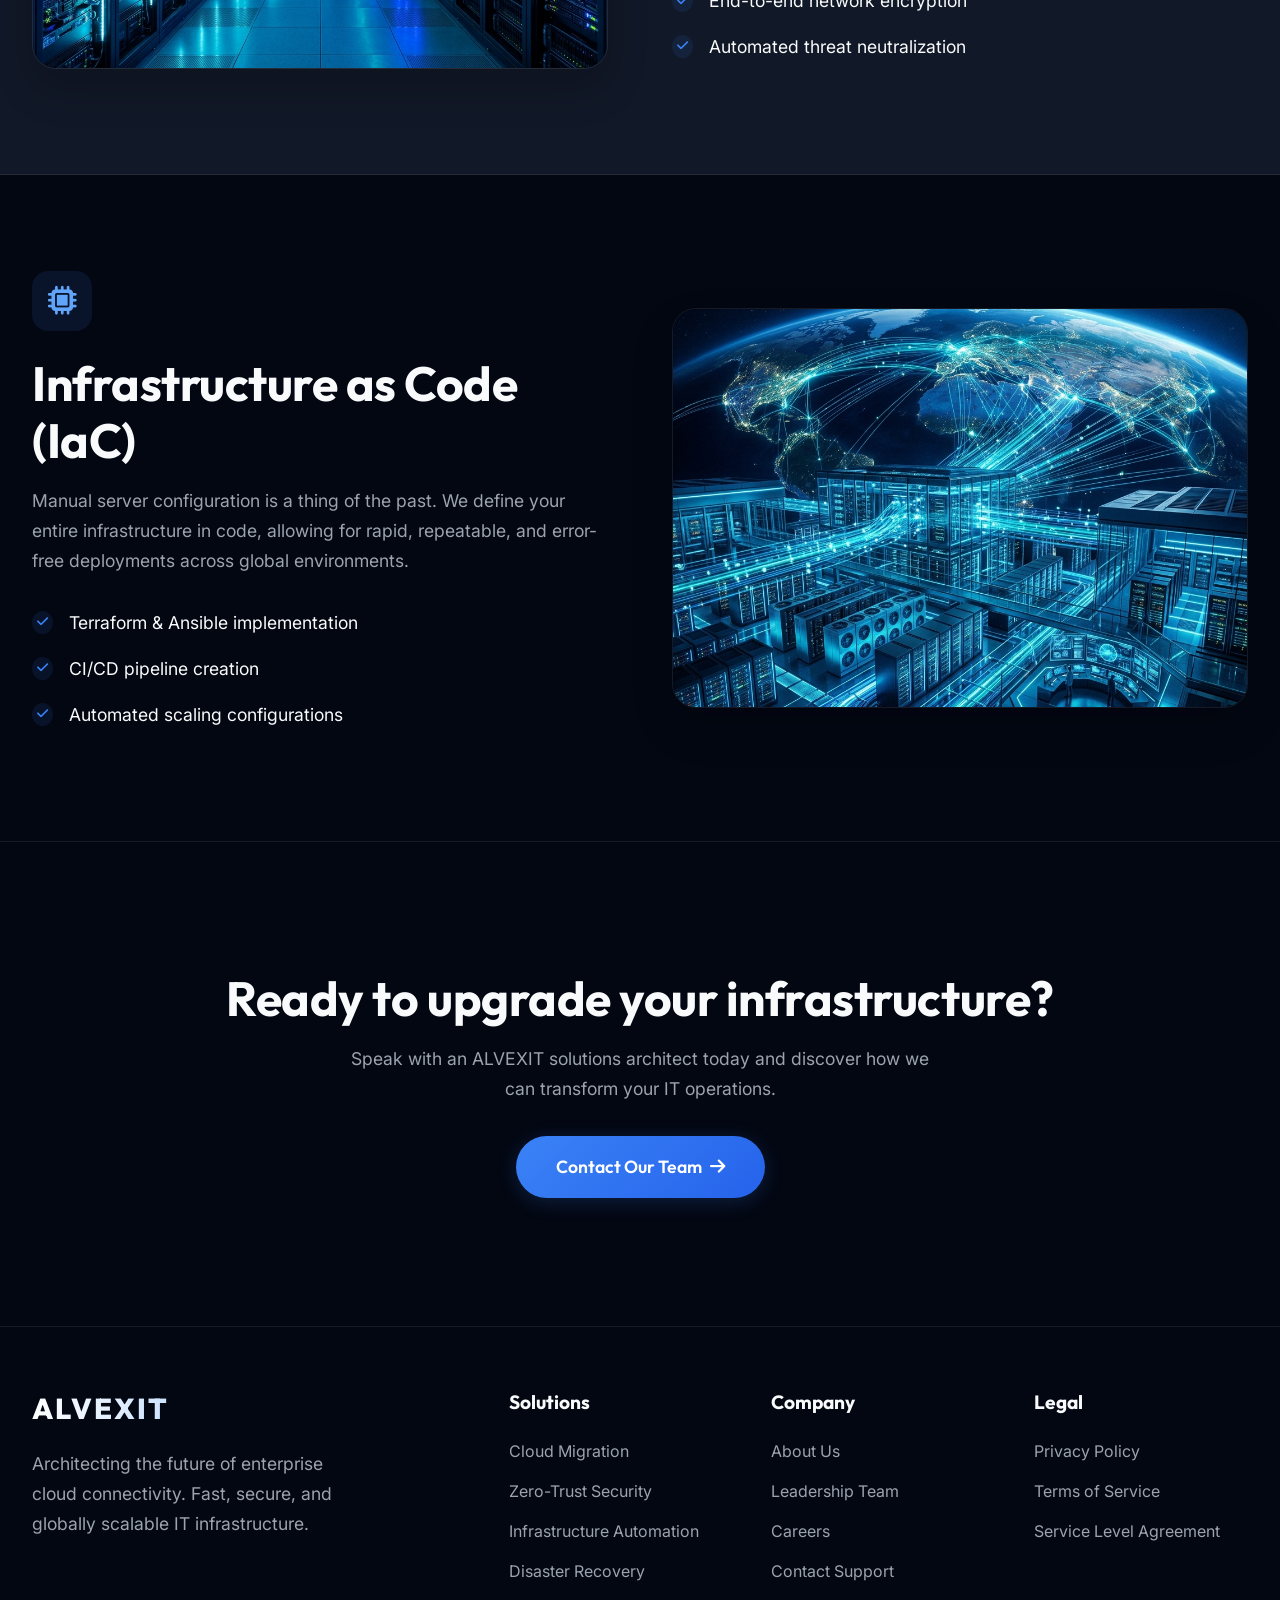
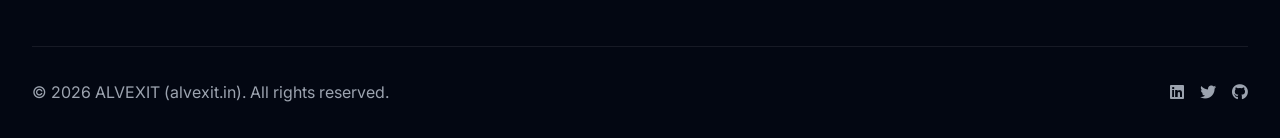
<file: services.html>
<!DOCTYPE html>
<html lang="en">
<head>
  <meta charset="UTF-8">
  <meta name="viewport" content="width=device-width, initial-scale=1.0">
  <title>Services | ALVEXIT IT Solutions</title>
  <meta name="description" content="Explore ALVEXIT's premium enterprise cloud solutions and infrastructure services.">
  <link rel="stylesheet" href="css/style.css">
  <link rel="stylesheet" href="https://cdnjs.cloudflare.com/ajax/libs/font-awesome/6.4.0/css/all.min.css">
  <style>
    .page-header {
      padding: 180px 0 100px;
      text-align: center;
      background: radial-gradient(circle at center, rgba(59, 130, 246, 0.15) 0%, var(--primary-color) 70%);
      border-bottom: 1px solid var(--border-color);
    }
    .service-detail-block {
      padding: 6rem 0;
      border-bottom: 1px solid var(--border-color);
    }
    .service-detail-block:nth-child(even) {
      background: var(--secondary-color);
    }
  </style>
</head>
<body>

  <!-- Navigation -->
  <header>
    <div class="container">
      <nav>
        <a href="index.html" class="logo-text">ALVEXIT</a>
        <div class="mobile-menu-btn">
          <div class="hamburger">
            <span></span>
            <span></span>
            <span></span>
          </div>
        </div>
        <ul class="nav-links">
          <li><a href="index.html">Home</a></li>
          <li><a href="about.html">About Us</a></li>
          <li><a href="services.html" class="active">Services</a></li>
          <li><a href="contact.html">Contact Us</a></li>
        </ul>
      </nav>
    </div>
  </header>

  <!-- Page Header -->
  <div class="page-header">
    <div class="container reveal">
      <span class="section-subtitle">Our Capabilities</span>
      <h1>Comprehensive IT Solutions</h1>
      <p style="max-width: 700px; margin: 0 auto; font-size: 1.2rem;">End-to-end technology infrastructure management for enterprises that demand absolute perfection.</p>
    </div>
  </div>

  <!-- Detailed Services -->
  <div class="service-detail-block">
    <div class="container content-block reveal">
      <div>
        <div class="card-icon"><i class="fas fa-cloud"></i></div>
        <h2>Enterprise Cloud Migration</h2>
        <p>Moving massive amounts of legacy data and applications to the cloud requires precision engineering. Our migration strategies ensure zero downtime and absolute data integrity.</p>
        <ul class="check-list">
          <li><i class="fas fa-check"></i> Hybrid & Multi-Cloud architectures</li>
          <li><i class="fas fa-check"></i> Containerization (Docker/Kubernetes)</li>
          <li><i class="fas fa-check"></i> Database optimization & migration</li>
        </ul>
      </div>
      <img src="images/cloud.png" alt="Cloud Migration" class="content-image">
    </div>
  </div>

  <div class="service-detail-block">
    <div class="container content-block reverse reveal">
      <div>
        <div class="card-icon"><i class="fas fa-shield-halved"></i></div>
        <h2>Zero-Trust Cybersecurity</h2>
        <p>In today's threat landscape, perimeters are obsolete. We implement strict Zero-Trust models, ensuring every access request is fully authenticated, authorized, and encrypted.</p>
        <ul class="check-list">
          <li><i class="fas fa-check"></i> Identity & Access Management (IAM)</li>
          <li><i class="fas fa-check"></i> End-to-end network encryption</li>
          <li><i class="fas fa-check"></i> Automated threat neutralization</li>
        </ul>
      </div>
      <img src="images/server.png" alt="Zero-Trust Cybersecurity" class="content-image">
    </div>
  </div>

  <div class="service-detail-block">
    <div class="container content-block reveal">
      <div>
        <div class="card-icon"><i class="fas fa-microchip"></i></div>
        <h2>Infrastructure as Code (IaC)</h2>
        <p>Manual server configuration is a thing of the past. We define your entire infrastructure in code, allowing for rapid, repeatable, and error-free deployments across global environments.</p>
        <ul class="check-list">
          <li><i class="fas fa-check"></i> Terraform & Ansible implementation</li>
          <li><i class="fas fa-check"></i> CI/CD pipeline creation</li>
          <li><i class="fas fa-check"></i> Automated scaling configurations</li>
        </ul>
      </div>
      <img src="images/cloud.png" alt="Infrastructure as Code" class="content-image">
    </div>
  </div>

  <!-- CTA Section -->
  <section class="section" style="text-align: center;">
    <div class="container reveal">
      <h2>Ready to upgrade your infrastructure?</h2>
      <p style="max-width: 600px; margin: 0 auto 2rem auto;">Speak with an ALVEXIT solutions architect today and discover how we can transform your IT operations.</p>
      <a href="contact.html" class="btn btn-primary">Contact Our Team <i class="fas fa-arrow-right"></i></a>
    </div>
  </section>

  <!-- Footer -->
  <footer>
    <div class="container">
      <div class="footer-grid">
        <div class="footer-col">
          <a href="index.html" class="logo-text" style="display: block; margin-bottom: 1.5rem;">ALVEXIT</a>
          <p style="max-width: 300px;">Architecting the future of enterprise cloud connectivity. Fast, secure, and globally scalable IT infrastructure.</p>
        </div>
        <div class="footer-col">
          <h4>Solutions</h4>
          <ul class="footer-links">
            <li><a href="services.html">Cloud Migration</a></li>
            <li><a href="services.html">Zero-Trust Security</a></li>
            <li><a href="services.html">Infrastructure Automation</a></li>
            <li><a href="services.html">Disaster Recovery</a></li>
          </ul>
        </div>
        <div class="footer-col">
          <h4>Company</h4>
          <ul class="footer-links">
            <li><a href="about.html">About Us</a></li>
            <li><a href="#">Leadership Team</a></li>
            <li><a href="#">Careers</a></li>
            <li><a href="contact.html">Contact Support</a></li>
          </ul>
        </div>
        <div class="footer-col">
          <h4>Legal</h4>
          <ul class="footer-links">
            <li><a href="#">Privacy Policy</a></li>
            <li><a href="#">Terms of Service</a></li>
            <li><a href="#">Service Level Agreement</a></li>
          </ul>
        </div>
      </div>
      <div class="footer-bottom">
        <div>&copy; 2026 ALVEXIT (alvexit.in). All rights reserved.</div>
        <div style="display: flex; gap: 1rem;">
          <a href="#" style="color: var(--text-muted);"><i class="fab fa-linkedin"></i></a>
          <a href="#" style="color: var(--text-muted);"><i class="fab fa-twitter"></i></a>
          <a href="#" style="color: var(--text-muted);"><i class="fab fa-github"></i></a>
        </div>
      </div>
    </div>
  </footer>

  <script src="js/main.js"></script>
</body>
</html>
</file>
<file: css/style.css>
@import url('https://fonts.googleapis.com/css2?family=Outfit:wght@300;400;500;600;700;800&family=Inter:wght@300;400;500;600&display=swap');

:root {
  --primary-color: #030712; /* Very dark, almost black blue */
  --secondary-color: #111827; /* Dark gray/blue */
  --accent-color: #3b82f6; /* Professional blue */
  --accent-light: #60a5fa; /* Lighter blue for gradients */
  --accent-glow: rgba(59, 130, 246, 0.2);
  --text-main: #f9fafb; /* Off white */
  --text-muted: #9ca3af; /* Gray */
  --border-color: rgba(255, 255, 255, 0.08);
  --card-bg: rgba(17, 24, 39, 0.7);
  --transition: all 0.4s cubic-bezier(0.4, 0, 0.2, 1);
}

* {
  margin: 0;
  padding: 0;
  box-sizing: border-box;
}

html {
  scroll-behavior: smooth;
}

body {
  background-color: var(--primary-color);
  color: var(--text-main);
  font-family: 'Inter', sans-serif;
  line-height: 1.7;
  overflow-x: hidden;
}

/* Typography */
h1, h2, h3, h4, h5, h6, .logo-text {
  font-family: 'Outfit', sans-serif;
  font-weight: 700;
  line-height: 1.2;
}

h1 {
  font-size: 4.5rem;
  letter-spacing: -0.02em;
  background: linear-gradient(135deg, #ffffff 0%, #93c5fd 100%);
  -webkit-background-clip: text;
  -webkit-text-fill-color: transparent;
  margin-bottom: 1.5rem;
}

h2 {
  font-size: 3rem;
  margin-bottom: 1rem;
  letter-spacing: -0.01em;
}

.section-subtitle {
  color: var(--accent-light);
  font-family: 'Outfit', sans-serif;
  font-weight: 600;
  text-transform: uppercase;
  letter-spacing: 2px;
  font-size: 0.9rem;
  margin-bottom: 1rem;
  display: block;
}

p {
  color: var(--text-muted);
  font-size: 1.1rem;
  margin-bottom: 1.5rem;
}

a {
  text-decoration: none;
  color: var(--text-main);
  transition: var(--transition);
}

/* Utilities */
.container {
  max-width: 1280px;
  margin: 0 auto;
  padding: 0 2rem;
}

.section {
  padding: 8rem 0;
}

.section-header {
  text-align: center;
  max-width: 800px;
  margin: 0 auto 4rem auto;
}

.btn {
  display: inline-flex;
  align-items: center;
  justify-content: center;
  padding: 1rem 2.5rem;
  border-radius: 9999px;
  font-family: 'Outfit', sans-serif;
  font-weight: 600;
  font-size: 1.1rem;
  cursor: pointer;
  transition: var(--transition);
  border: none;
  gap: 0.5rem;
}

.btn-primary {
  background: linear-gradient(135deg, var(--accent-color) 0%, #2563eb 100%);
  color: white;
  box-shadow: 0 4px 20px var(--accent-glow);
  animation: btnPulse 2.5s infinite;
}

.btn-primary:hover {
  animation: none;
  transform: translateY(-3px);
  box-shadow: 0 10px 30px rgba(59, 130, 246, 0.6);
}

.btn-outline {
  background: transparent;
  border: 1px solid rgba(255, 255, 255, 0.2);
  color: var(--text-main);
}

.btn-outline:hover {
  border-color: var(--accent-color);
  background: rgba(59, 130, 246, 0.05);
}

/* Header & Nav */
header {
  position: fixed;
  top: 0;
  width: 100%;
  z-index: 1000;
  background: rgba(3, 7, 18, 0.8);
  backdrop-filter: blur(12px);
  -webkit-backdrop-filter: blur(12px);
  border-bottom: 1px solid var(--border-color);
  padding: 1.2rem 0;
  transition: var(--transition);
}

nav {
  display: flex;
  justify-content: space-between;
  align-items: center;
}

.logo-text {
  font-size: 1.8rem;
  font-weight: 800;
  letter-spacing: 2px;
  background: linear-gradient(to right, #fff, var(--accent-light));
  -webkit-background-clip: text;
  -webkit-text-fill-color: transparent;
}

.nav-links {
  display: flex;
  gap: 2.5rem;
  list-style: none;
}

.nav-links a {
  font-family: 'Outfit', sans-serif;
  font-size: 1rem;
  font-weight: 500;
  color: var(--text-muted);
  position: relative;
}

.nav-links a:hover, .nav-links a.active {
  color: var(--text-main);
}

.nav-links a::after {
  content: '';
  position: absolute;
  width: 0;
  height: 2px;
  bottom: -4px;
  left: 0;
  background-color: var(--accent-color);
  transition: var(--transition);
}

.nav-links a:hover::after, .nav-links a.active::after {
  width: 100%;
}

.mobile-menu-btn {
  display: none;
  cursor: pointer;
  position: relative;
  z-index: 1001; /* Keep above nav links */
}

/* Custom Hamburger Animation */
.hamburger {
  width: 30px;
  height: 20px;
  position: relative;
}
.hamburger span {
  display: block;
  position: absolute;
  height: 2px;
  width: 100%;
  background: var(--text-main);
  border-radius: 2px;
  opacity: 1;
  left: 0;
  transform: rotate(0deg);
  transition: all 0.3s ease-in-out;
}
.hamburger span:nth-child(1) { top: 0px; }
.hamburger span:nth-child(2) { top: 8px; }
.hamburger span:nth-child(3) { top: 16px; }

.mobile-menu-btn.active .hamburger span:nth-child(1) {
  top: 8px;
  transform: rotate(135deg);
}
.mobile-menu-btn.active .hamburger span:nth-child(2) {
  opacity: 0;
  left: -20px;
}
.mobile-menu-btn.active .hamburger span:nth-child(3) {
  top: 8px;
  transform: rotate(-135deg);
}

/* Hero Section */
.hero {
  min-height: 100vh;
  display: flex;
  align-items: center;
  position: relative;
  padding-top: 100px;
  background-color: var(--primary-color);
  background-image: 
    linear-gradient(to right, rgba(255, 255, 255, 0.03) 1px, transparent 1px),
    linear-gradient(to bottom, rgba(255, 255, 255, 0.03) 1px, transparent 1px);
  background-size: 50px 50px;
  background-position: center center;
  overflow: hidden;
}

@keyframes pulseGlow {
  0% { transform: scale(1) translate(0, 0); opacity: 0.5; }
  33% { transform: scale(1.1) translate(20px, -20px); opacity: 0.8; }
  66% { transform: scale(0.9) translate(-20px, 20px); opacity: 0.6; }
  100% { transform: scale(1) translate(0, 0); opacity: 0.5; }
}

.hero::before {
  content: '';
  position: absolute;
  top: -10%;
  right: -5%;
  width: 600px;
  height: 600px;
  background: radial-gradient(circle, rgba(59,130,246,0.2) 0%, transparent 70%);
  border-radius: 50%;
  z-index: 0;
  filter: blur(60px);
  animation: pulseGlow 12s infinite alternate ease-in-out;
}

.hero::after {
  content: '';
  position: absolute;
  bottom: -10%;
  left: -5%;
  width: 500px;
  height: 500px;
  background: radial-gradient(circle, rgba(0,210,255,0.15) 0%, transparent 70%);
  border-radius: 50%;
  z-index: 0;
  filter: blur(60px);
  animation: pulseGlow 15s infinite alternate-reverse ease-in-out;
}

.hero-grid {
  display: grid;
  grid-template-columns: 1fr 1fr;
  gap: 4rem;
  align-items: center;
  position: relative;
  z-index: 2;
}

.hero-text {
  text-align: left;
}

.hero-text h1 {
  text-align: left;
}

.hero-visual {
  position: relative;
  width: 100%;
  height: 550px;
  display: flex;
  align-items: center;
  justify-content: center;
}

.hero-main-card {
  width: 85%;
  height: 80%;
  background: var(--card-bg);
  border: 1px solid var(--border-color);
  border-radius: 32px;
  backdrop-filter: blur(10px);
  box-shadow: 0 30px 60px rgba(0,0,0,0.4);
  display: flex;
  flex-direction: column;
  padding: 2.5rem;
  justify-content: space-around;
}

.hmc-item {
  display: flex;
  align-items: center;
  gap: 1rem;
  padding: 1.2rem;
  background: rgba(255,255,255,0.03);
  border-radius: 16px;
  border: 1px solid rgba(255,255,255,0.05);
  box-shadow: 0 4px 15px rgba(0,0,0,0.1);
}

.floating-card {
  position: absolute;
  background: rgba(17, 24, 39, 0.95);
  border: 1px solid rgba(255, 255, 255, 0.15);
  border-radius: 20px;
  padding: 1.5rem 2rem;
  box-shadow: 0 25px 50px rgba(0,0,0,0.6);
  backdrop-filter: blur(15px);
  z-index: 10;
}

.fc-top-right {
  top: 5%;
  right: -5%;
  animation: float 5s ease-in-out infinite;
}

.fc-bottom-left {
  bottom: 5%;
  left: -5%;
  animation: float 7s ease-in-out infinite reverse;
}

.fc-label {
  font-size: 0.8rem;
  font-weight: 700;
  color: var(--text-muted);
  letter-spacing: 1px;
  margin-bottom: 0.5rem;
  text-transform: uppercase;
  font-family: 'Outfit', sans-serif;
}

.fc-value {
  font-size: 2.8rem;
  font-weight: 800;
  font-family: 'Outfit', sans-serif;
  color: var(--accent-light);
  line-height: 1;
}

.hero-btns {
  display: flex;
  gap: 1.5rem;
  justify-content: center;
}

/* Feature/Stats/Cards */
.grid-3 {
  display: grid;
  grid-template-columns: repeat(auto-fit, minmax(320px, 1fr));
  gap: 2rem;
}

.grid-4 {
  display: grid;
  grid-template-columns: repeat(auto-fit, minmax(250px, 1fr));
  gap: 2rem;
}

.card {
  background: var(--card-bg);
  border: 1px solid var(--border-color);
  border-radius: 24px;
  padding: 3rem 2rem;
  transition: var(--transition);
  position: relative;
  overflow: hidden;
  backdrop-filter: blur(10px);
}

.card:hover {
  transform: translateY(-10px) scale(1.02);
  border-color: var(--accent-light);
  box-shadow: 0 25px 50px -12px rgba(59, 130, 246, 0.3);
}

.card-icon {
  width: 60px;
  height: 60px;
  background: rgba(59, 130, 246, 0.1);
  border-radius: 16px;
  display: flex;
  align-items: center;
  justify-content: center;
  font-size: 1.8rem;
  color: var(--accent-light);
  margin-bottom: 1.5rem;
}

/* Stats specific */
.stats-section {
  border-top: 1px solid var(--border-color);
  border-bottom: 1px solid var(--border-color);
  background: linear-gradient(180deg, var(--secondary-color) 0%, var(--primary-color) 100%);
  padding: 6rem 0;
}

.stat-item {
  text-align: center;
}

.stat-number {
  font-size: 4rem;
  font-weight: 800;
  font-family: 'Outfit', sans-serif;
  color: var(--text-main);
  background: linear-gradient(135deg, #fff, var(--accent-color));
  -webkit-background-clip: text;
  -webkit-text-fill-color: transparent;
  line-height: 1;
  margin-bottom: 0.5rem;
}

/* Content Blocks */
.content-block {
  display: grid;
  grid-template-columns: 1fr 1fr;
  gap: 4rem;
  align-items: center;
}

.content-block.reverse {
  direction: rtl;
}

.content-block.reverse > * {
  direction: ltr;
}

.image-placeholder {
  width: 100%;
  height: 400px;
  background: linear-gradient(45deg, var(--secondary-color), #1e293b);
  border-radius: 24px;
  border: 1px solid var(--border-color);
  display: flex;
  align-items: center;
  justify-content: center;
  color: var(--border-color);
  font-size: 4rem;
  box-shadow: 0 20px 40px rgba(0,0,0,0.2);
}

.content-image {
  width: 100%;
  height: 400px;
  object-fit: cover;
  border-radius: 24px;
  border: 1px solid var(--border-color);
  box-shadow: 0 20px 40px rgba(0,0,0,0.2);
  animation: float 6s ease-in-out infinite;
}

.check-list {
  list-style: none;
  margin-top: 2rem;
}

.check-list li {
  display: flex;
  align-items: center;
  gap: 1rem;
  margin-bottom: 1rem;
  font-size: 1.1rem;
  color: var(--text-main);
}

.check-list i {
  color: var(--accent-color);
  background: rgba(59, 130, 246, 0.1);
  padding: 5px;
  border-radius: 50%;
  font-size: 0.8rem;
}

/* Form */
.contact-wrapper {
  background: var(--card-bg);
  border: 1px solid var(--border-color);
  border-radius: 32px;
  padding: 4rem;
  display: grid;
  grid-template-columns: 1fr 1.5fr;
  gap: 4rem;
}

.form-control {
  width: 100%;
  padding: 1.2rem;
  background: rgba(0,0,0,0.2);
  border: 1px solid var(--border-color);
  border-radius: 12px;
  color: white;
  font-family: 'Inter', sans-serif;
  font-size: 1rem;
  margin-bottom: 1.5rem;
  transition: var(--transition);
}

.form-control:focus {
  outline: none;
  border-color: var(--accent-color);
  background: rgba(59, 130, 246, 0.05);
}

textarea.form-control {
  height: 180px;
  resize: none;
}

/* Footer */
footer {
  border-top: 1px solid var(--border-color);
  padding: 4rem 0 2rem;
}

.footer-grid {
  display: grid;
  grid-template-columns: 2fr 1fr 1fr 1fr;
  gap: 3rem;
  margin-bottom: 3rem;
}

.footer-col h4 {
  color: var(--text-main);
  font-size: 1.2rem;
  margin-bottom: 1.5rem;
}

.footer-links {
  list-style: none;
}

.footer-links li {
  margin-bottom: 0.8rem;
}

.footer-links a {
  color: var(--text-muted);
}

.footer-links a:hover {
  color: var(--accent-light);
}

.footer-bottom {
  border-top: 1px solid var(--border-color);
  padding-top: 2rem;
  display: flex;
  justify-content: space-between;
  align-items: center;
  color: var(--text-muted);
}

/* Animations */
@keyframes float {
  0% { transform: translateY(0px); }
  50% { transform: translateY(-15px); }
  100% { transform: translateY(0px); }
}

@keyframes btnPulse {
  0% { box-shadow: 0 0 0 0 rgba(59, 130, 246, 0.5); }
  70% { box-shadow: 0 0 0 15px rgba(59, 130, 246, 0); }
  100% { box-shadow: 0 0 0 0 rgba(59, 130, 246, 0); }
}

.reveal {
  opacity: 0;
  transform: translateY(30px);
  transition: all 0.8s cubic-bezier(0.4, 0, 0.2, 1);
}
.reveal.active {
  opacity: 1;
  transform: translateY(0);
}

/* Stagger reveals */
.grid-3 > div:nth-child(1) { transition-delay: 0.1s; }
.grid-3 > div:nth-child(2) { transition-delay: 0.2s; }
.grid-3 > div:nth-child(3) { transition-delay: 0.3s; }
.grid-3 > div:nth-child(4) { transition-delay: 0.4s; }
.grid-3 > div:nth-child(5) { transition-delay: 0.5s; }
.grid-3 > div:nth-child(6) { transition-delay: 0.6s; }

.grid-4 > div:nth-child(1) { transition-delay: 0.1s; }
.grid-4 > div:nth-child(2) { transition-delay: 0.2s; }
.grid-4 > div:nth-child(3) { transition-delay: 0.3s; }
.grid-4 > div:nth-child(4) { transition-delay: 0.4s; }

/* Responsive */
@media (max-width: 1024px) {
  h1 { font-size: 3.5rem; }
  h2 { font-size: 2.5rem; }
  .section { padding: 6rem 0; }
  .content-block { gap: 3rem; }
  .hero-visual { height: 450px; }
}

@media (max-width: 992px) {
  .hero-grid, .content-block, .contact-wrapper { grid-template-columns: 1fr; gap: 3rem; }
  .hero-text { text-align: center; }
  .hero-text h1 { text-align: center; }
  .hero-btns { justify-content: center !important; }
  .footer-grid { grid-template-columns: 1fr 1fr; gap: 2.5rem; }
  .hero::before { width: 400px; height: 400px; filter: blur(40px); }
  .hero::after { width: 300px; height: 300px; filter: blur(40px); }
  .fc-top-right { right: 5%; }
  .fc-bottom-left { left: 5%; }
}

@media (max-width: 768px) {
  h1 { font-size: 2.5rem; margin-bottom: 1rem; }
  h2 { font-size: 2rem; margin-bottom: 1rem; }
  p { font-size: 1rem; margin-bottom: 1.2rem; }
  
  .section { padding: 4rem 0; }
  .stats-section { padding: 3rem 0; }
  .container { padding: 0 1.5rem; }
  
  .hero { min-height: 80vh; padding-top: 100px; }
  .hero p { font-size: 1.1rem; margin-bottom: 2rem; text-align: center; }
  .hero-btns { flex-direction: column; gap: 1rem; }
  .btn { width: 100%; padding: 1rem; }
  
  .nav-links {
    position: fixed;
    top: 70px;
    left: -100%;
    width: 100%;
    height: calc(100vh - 70px);
    background: rgba(3, 7, 18, 0.95);
    backdrop-filter: blur(15px);
    -webkit-backdrop-filter: blur(15px);
    flex-direction: column;
    align-items: center;
    justify-content: center;
    gap: 2rem;
  }
  .nav-links.active { left: 0; }
  .nav-links a { font-size: 1.2rem; }
  .mobile-menu-btn { display: block; }
  
  .grid-3, .grid-4 { grid-template-columns: 1fr; gap: 1.5rem; }
  .card { padding: 2rem 1.5rem; }
  .stat-number { font-size: 3rem; }
  
  .content-image, .image-placeholder { height: 250px; }
  
  /* Hero Visual Fixes for Mobile */
  .hero-visual { height: auto; padding: 2rem 0; margin-top: 1rem; }
  .hero-main-card { width: 100%; height: auto; padding: 1.5rem; gap: 1rem; }
  .hmc-item { padding: 0.8rem; font-size: 0.9rem; }
  .floating-card { padding: 1rem; }
  .fc-label { font-size: 0.65rem; }
  .fc-value { font-size: 1.8rem; }
  .fc-top-right { top: 0; right: -10px; }
  .fc-bottom-left { bottom: 0; left: -10px; }
  
  .contact-wrapper { padding: 2rem 1.5rem; gap: 2rem; }
  .contact-info h3 { font-size: 1.5rem; }
  
  .footer-bottom { flex-direction: column; gap: 1rem; text-align: center; }
}

@media (max-width: 480px) {
  h1 { font-size: 2rem; }
  h2 { font-size: 1.8rem; }
  .section-header { margin-bottom: 3rem; }
  .footer-grid { grid-template-columns: 1fr; gap: 2rem; }
  .stat-number { font-size: 2.5rem; }
  
  /* Micro tweaks for tiny screens */
  .hero-main-card { width: 95%; margin: 0 auto; }
  .fc-top-right { top: -10px; right: 0; }
  .fc-bottom-left { bottom: -10px; left: 0; }
  .fc-value { font-size: 1.4rem; }
}
</file>
